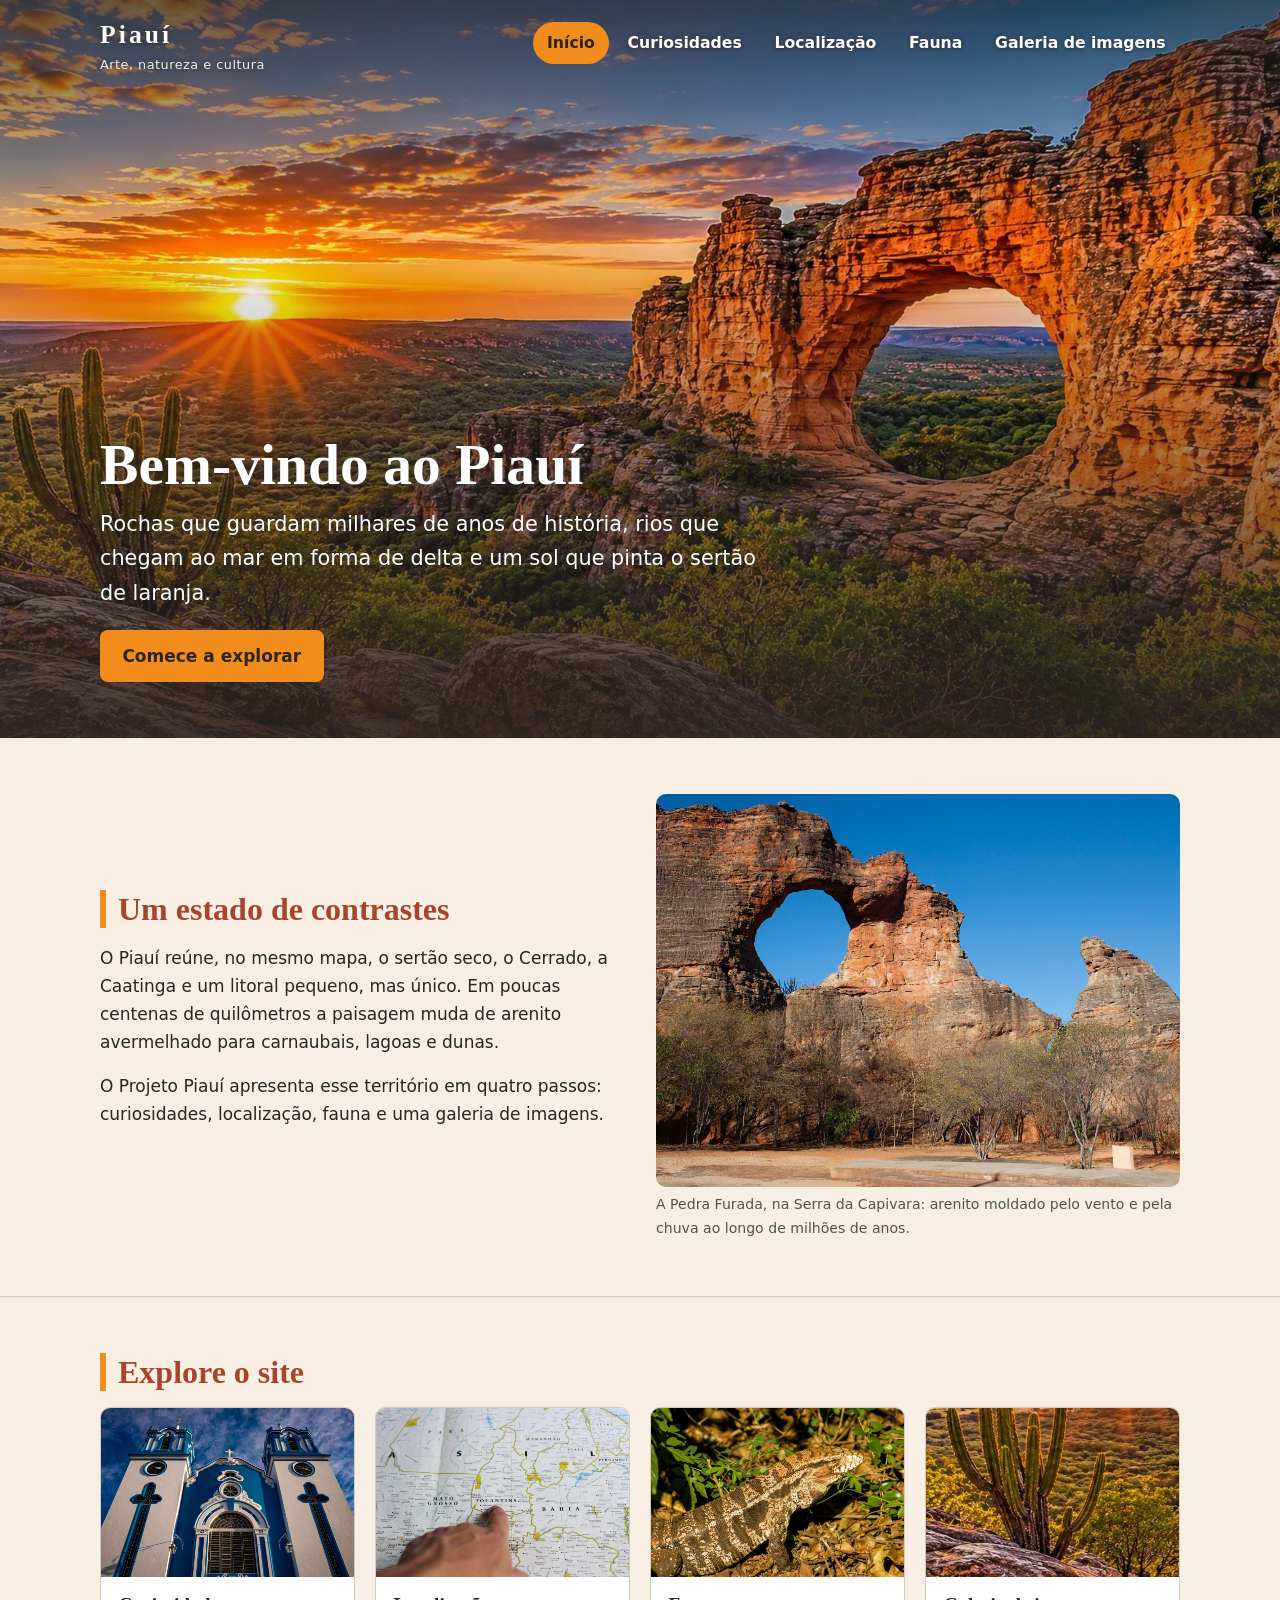
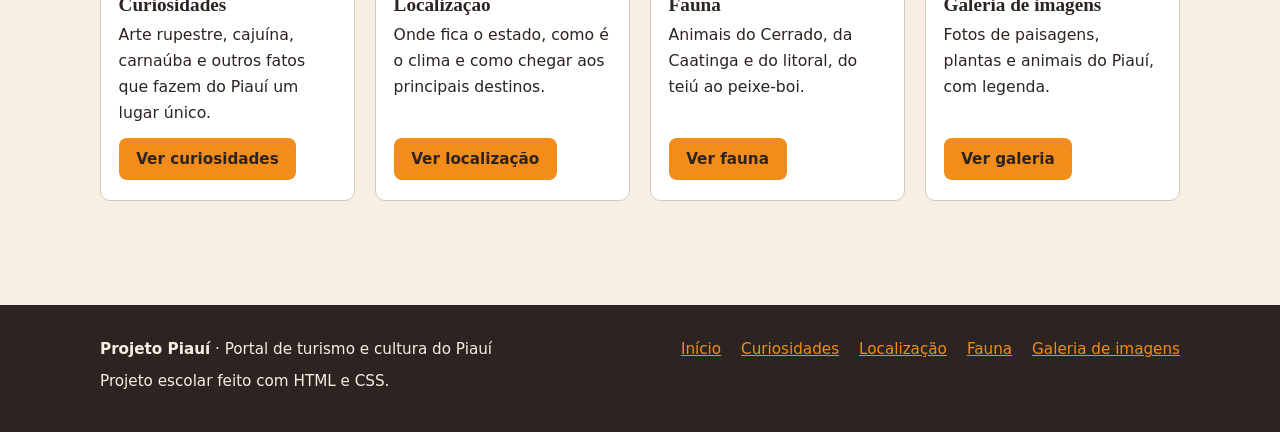
<file: index.html>
<!DOCTYPE html>
<html lang="pt-BR">
<head>
  <meta charset="utf-8">
  <meta name="viewport" content="width=device-width, initial-scale=1">
  <title>Projeto Piauí</title>
  <meta name="description" content="Projeto Piauí: a natureza, a arte rupestre e a cultura do Piauí.">
  <link rel="stylesheet" href="css/style.css">
</head>
<body>

  <header class="cabecalho">
    <div class="container">
      <a class="logo" href="index.html">Piauí<small>Arte, natureza e cultura</small></a>
      <nav aria-label="Menu principal">
      <ul class="menu">
        <li><a href="index.html" aria-current="page">Início</a></li>
        <li><a href="curiosidades.html">Curiosidades</a></li>
        <li><a href="localizacao.html">Localização</a></li>
        <li><a href="fauna.html">Fauna</a></li>
        <li><a href="galeria.html">Galeria de imagens</a></li>
      </ul>
      </nav>
    </div>
  </header>


  <main>
    <section class="banner" aria-label="Apresentação">
      <img src="imagens/paisagens/paisagem-por-do-sol.jpg"
           alt="Pôr do sol sobre a caatinga piauiense, com um grande arco de arenito alaranjado à direita e um mandacaru à esquerda">
      <div class="banner-texto">
        <div class="container">
          <h1>Bem-vindo ao Piauí</h1>
          <p>Rochas que guardam milhares de anos de história, rios que chegam ao mar em forma de delta e um sol que pinta o sertão de laranja.</p>
          <a class="btn" href="curiosidades.html">Comece a explorar</a>
        </div>
      </div>
    </section>

    <section class="secao">
      <div class="container dividida">
        <div>
          <h2>Um estado de contrastes</h2>
          <p>O Piauí reúne, no mesmo mapa, o sertão seco, o Cerrado, a Caatinga e um litoral pequeno, mas único. Em poucas centenas de quilômetros a paisagem muda de arenito avermelhado para carnaubais, lagoas e dunas.</p>
          <p>O Projeto Piauí apresenta esse território em quatro passos: curiosidades, localização, fauna e uma galeria de imagens.</p>
        </div>
        <figure style="margin:0">
          <img src="imagens/paisagens/pedra-furada.jpg" alt="Pedra Furada, grande arco de arenito alaranjado, sob céu azul na Serra da Capivara">
          <figcaption class="legenda">A Pedra Furada, na Serra da Capivara: arenito moldado pelo vento e pela chuva ao longo de milhões de anos.</figcaption>
        </figure>
      </div>
    </section>

    <section class="secao">
      <div class="container">
        <h2>Explore o site</h2>
        <div class="grade">
          <article class="cartao">
            <img src="imagens/cultura/igreja-azul.jpg" alt="Fachada de igreja pintada de azul e branco, com duas torres e relógios, contra o céu azul">
            <div class="cartao-corpo">
              <h3>Curiosidades</h3>
              <p>Arte rupestre, cajuína, carnaúba e outros fatos que fazem do Piauí um lugar único.</p>
              <a class="btn" href="curiosidades.html">Ver curiosidades</a>
            </div>
          </article>
          <article class="cartao">
            <img src="imagens/mapas/mapa-da-regiao.jpg" alt="Mão apontando um mapa do Brasil com o Piauí, o Maranhão, o Tocantins e a Bahia">
            <div class="cartao-corpo">
              <h3>Localização</h3>
              <p>Onde fica o estado, como é o clima e como chegar aos principais destinos.</p>
              <a class="btn" href="localizacao.html">Ver localização</a>
            </div>
          </article>
          <article class="cartao">
            <img src="imagens/fauna/teiu.jpg" alt="Teiú, lagarto grande de escamas marrons e claras, entre folhas secas">
            <div class="cartao-corpo">
              <h3>Fauna</h3>
              <p>Animais do Cerrado, da Caatinga e do litoral, do teiú ao peixe-boi.</p>
              <a class="btn" href="fauna.html">Ver fauna</a>
            </div>
          </article>
          <article class="cartao">
            <img src="imagens/flora/mandacaru.jpg" alt="Mandacaru, cacto típico da caatinga, em contraluz">
            <div class="cartao-corpo">
              <h3>Galeria de imagens</h3>
              <p>Fotos de paisagens, plantas e animais do Piauí, com legenda.</p>
              <a class="btn" href="galeria.html">Ver galeria</a>
            </div>
          </article>
        </div>
      </div>
    </section>
  </main>


  <footer class="rodape">
    <div class="container">
      <div>
        <p><strong>Projeto Piauí</strong> · Portal de turismo e cultura do Piauí</p>
        <p>Projeto escolar feito com HTML e CSS.</p>
      </div>
      <ul aria-label="Páginas do site">
        <li><a href="index.html">Início</a></li>
        <li><a href="curiosidades.html">Curiosidades</a></li>
        <li><a href="localizacao.html">Localização</a></li>
        <li><a href="fauna.html">Fauna</a></li>
        <li><a href="galeria.html">Galeria de imagens</a></li>
      </ul>
    </div>
  </footer>

</body>
</html>
</file>
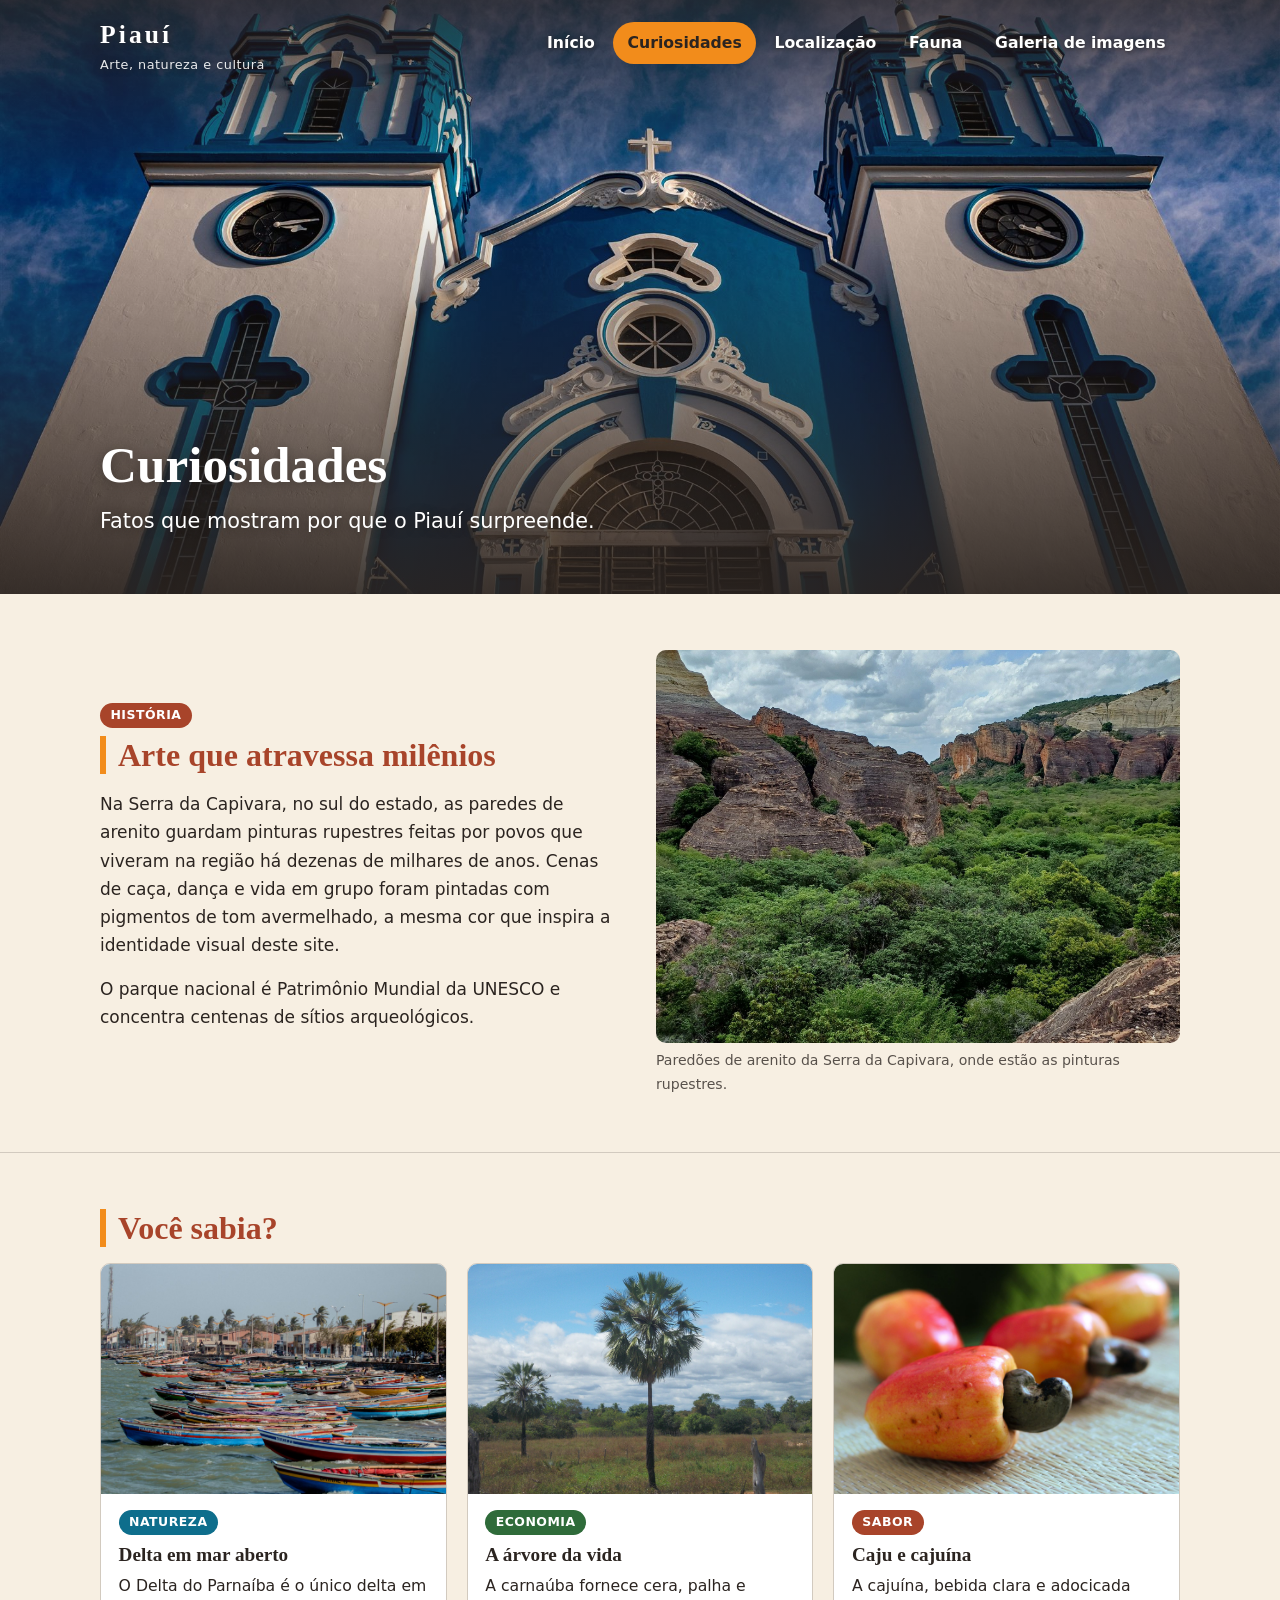
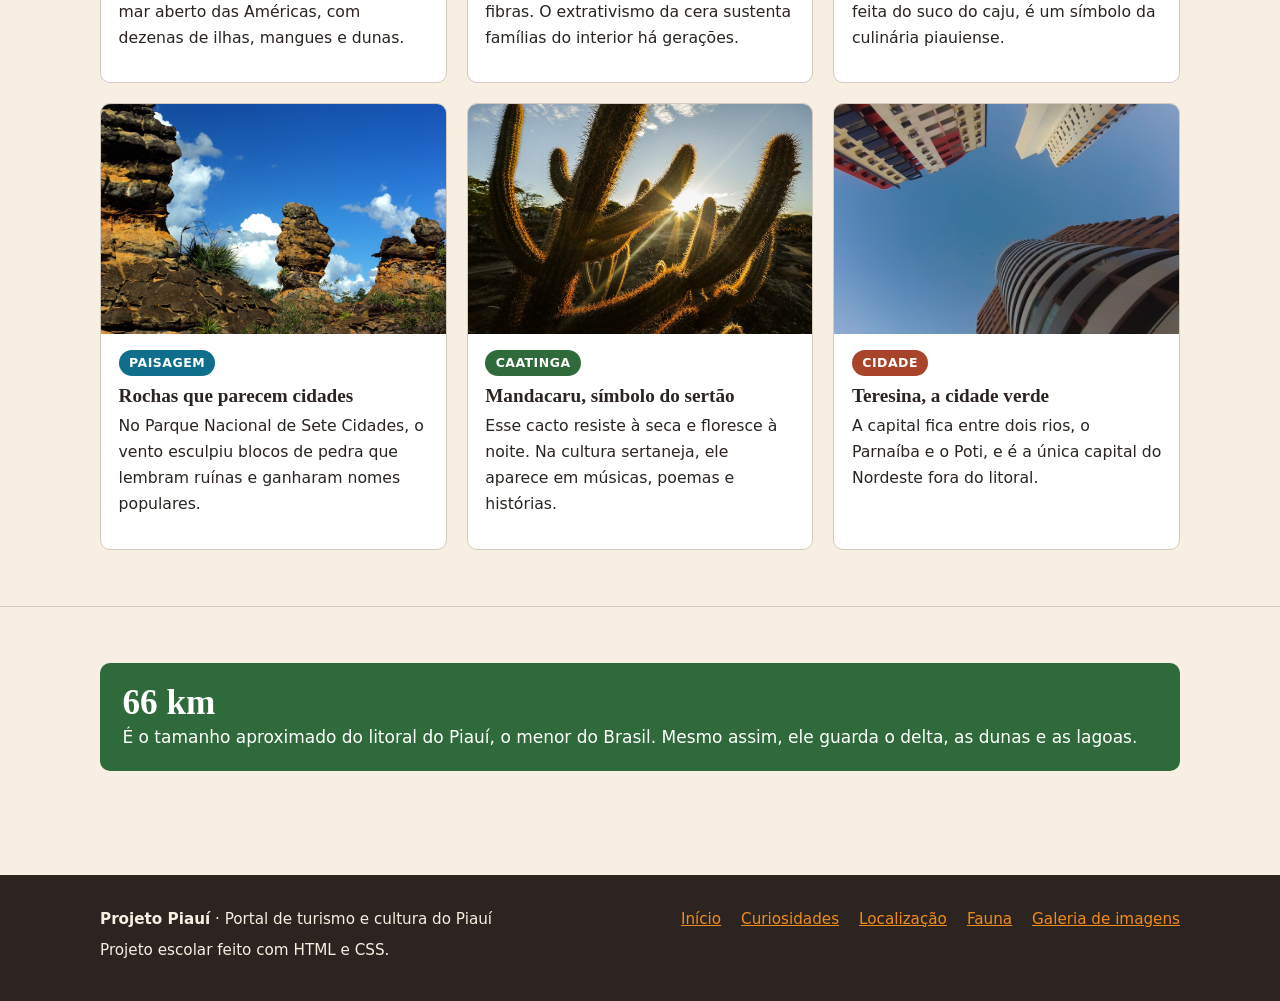
<file: curiosidades.html>
<!DOCTYPE html>
<html lang="pt-BR">
<head>
  <meta charset="utf-8">
  <meta name="viewport" content="width=device-width, initial-scale=1">
  <title>Curiosidades · Projeto Piauí</title>
  <meta name="description" content="Curiosidades sobre arte rupestre, delta, carnaúba, caju e cultura sertaneja do Piauí.">
  <link rel="stylesheet" href="css/style.css">
</head>
<body>

  <header class="cabecalho">
    <div class="container">
      <a class="logo" href="index.html">Piauí<small>Arte, natureza e cultura</small></a>
      <nav aria-label="Menu principal">
      <ul class="menu">
        <li><a href="index.html">Início</a></li>
        <li><a href="curiosidades.html" aria-current="page">Curiosidades</a></li>
        <li><a href="localizacao.html">Localização</a></li>
        <li><a href="fauna.html">Fauna</a></li>
        <li><a href="galeria.html">Galeria de imagens</a></li>
      </ul>
      </nav>
    </div>
  </header>


  <main>
    <section class="banner interno" aria-label="Apresentação">
      <img src="imagens/cultura/igreja-azul.jpg" style="object-position: center 30%"
           alt="Fachada de igreja pintada de azul e branco, com duas torres e relógios, vista de baixo contra o céu azul">
      <div class="banner-texto">
        <div class="container">
          <h1>Curiosidades</h1>
          <p>Fatos que mostram por que o Piauí surpreende.</p>
        </div>
      </div>
    </section>

    <section class="secao">
      <div class="container dividida">
        <div>
          <span class="etiqueta terra">História</span>
          <h2>Arte que atravessa milênios</h2>
          <p>Na Serra da Capivara, no sul do estado, as paredes de arenito guardam pinturas rupestres feitas por povos que viveram na região há dezenas de milhares de anos. Cenas de caça, dança e vida em grupo foram pintadas com pigmentos de tom avermelhado, a mesma cor que inspira a identidade visual deste site.</p>
          <p>O parque nacional é Patrimônio Mundial da UNESCO e concentra centenas de sítios arqueológicos.</p>
        </div>
        <figure style="margin:0">
          <img src="imagens/paisagens/serra-da-capivara.jpg" alt="Vale coberto de mata verde entre paredões de arenito na Serra da Capivara">
          <figcaption class="legenda">Paredões de arenito da Serra da Capivara, onde estão as pinturas rupestres.</figcaption>
        </figure>
      </div>
    </section>

    <section class="secao">
      <div class="container">
        <h2>Você sabia?</h2>
        <div class="grade larga">
          <article class="cartao">
            <img src="imagens/cidades/porto-de-parnaiba.jpg" alt="Barcos de pesca coloridos ancorados no porto de Parnaíba, a cidade que dá acesso ao delta">
            <div class="cartao-corpo">
              <span class="etiqueta azul">Natureza</span>
              <h3>Delta em mar aberto</h3>
              <p>O Delta do Parnaíba é o único delta em mar aberto das Américas, com dezenas de ilhas, mangues e dunas.</p>
            </div>
          </article>
          <article class="cartao">
            <img src="imagens/flora/carnaubas.jpg" alt="Carnaúbas de tronco fino e folhas em leque na caatinga, sob céu azul com nuvens">
            <div class="cartao-corpo">
              <span class="etiqueta">Economia</span>
              <h3>A árvore da vida</h3>
              <p>A carnaúba fornece cera, palha e fibras. O extrativismo da cera sustenta famílias do interior há gerações.</p>
            </div>
          </article>
          <article class="cartao">
            <img src="imagens/flora/caju.jpg" alt="Cajus maduros, vermelhos e amarelos, com a castanha, sobre uma esteira de palha">
            <div class="cartao-corpo">
              <span class="etiqueta terra">Sabor</span>
              <h3>Caju e cajuína</h3>
              <p>A cajuína, bebida clara e adocicada feita do suco do caju, é um símbolo da culinária piauiense.</p>
            </div>
          </article>
          <article class="cartao">
            <img src="imagens/paisagens/sete-cidades.jpg" alt="Formações de arenito esculpidas pelo vento no Parque Nacional de Sete Cidades, sob céu azul">
            <div class="cartao-corpo">
              <span class="etiqueta azul">Paisagem</span>
              <h3>Rochas que parecem cidades</h3>
              <p>No Parque Nacional de Sete Cidades, o vento esculpiu blocos de pedra que lembram ruínas e ganharam nomes populares.</p>
            </div>
          </article>
          <article class="cartao">
            <img src="imagens/flora/cacto-da-caatinga.jpg" alt="Cacto da caatinga em contraluz, com o sol atravessando os espinhos">
            <div class="cartao-corpo">
              <span class="etiqueta">Caatinga</span>
              <h3>Mandacaru, símbolo do sertão</h3>
              <p>Esse cacto resiste à seca e floresce à noite. Na cultura sertaneja, ele aparece em músicas, poemas e histórias.</p>
            </div>
          </article>
          <article class="cartao">
            <img src="imagens/cidades/teresina.jpg" alt="Prédios altos de Teresina vistos de baixo contra o céu azul">
            <div class="cartao-corpo">
              <span class="etiqueta terra">Cidade</span>
              <h3>Teresina, a cidade verde</h3>
              <p>A capital fica entre dois rios, o Parnaíba e o Poti, e é a única capital do Nordeste fora do litoral.</p>
            </div>
          </article>
        </div>
      </div>
    </section>

    <section class="secao">
      <div class="container">
        <div class="destaque-numero">
          <strong>66 km</strong>
          É o tamanho aproximado do litoral do Piauí, o menor do Brasil. Mesmo assim, ele guarda o delta, as dunas e as lagoas.
        </div>
      </div>
    </section>
  </main>


  <footer class="rodape">
    <div class="container">
      <div>
        <p><strong>Projeto Piauí</strong> · Portal de turismo e cultura do Piauí</p>
        <p>Projeto escolar feito com HTML e CSS.</p>
      </div>
      <ul aria-label="Páginas do site">
        <li><a href="index.html">Início</a></li>
        <li><a href="curiosidades.html">Curiosidades</a></li>
        <li><a href="localizacao.html">Localização</a></li>
        <li><a href="fauna.html">Fauna</a></li>
        <li><a href="galeria.html">Galeria de imagens</a></li>
      </ul>
    </div>
  </footer>

</body>
</html>
</file>
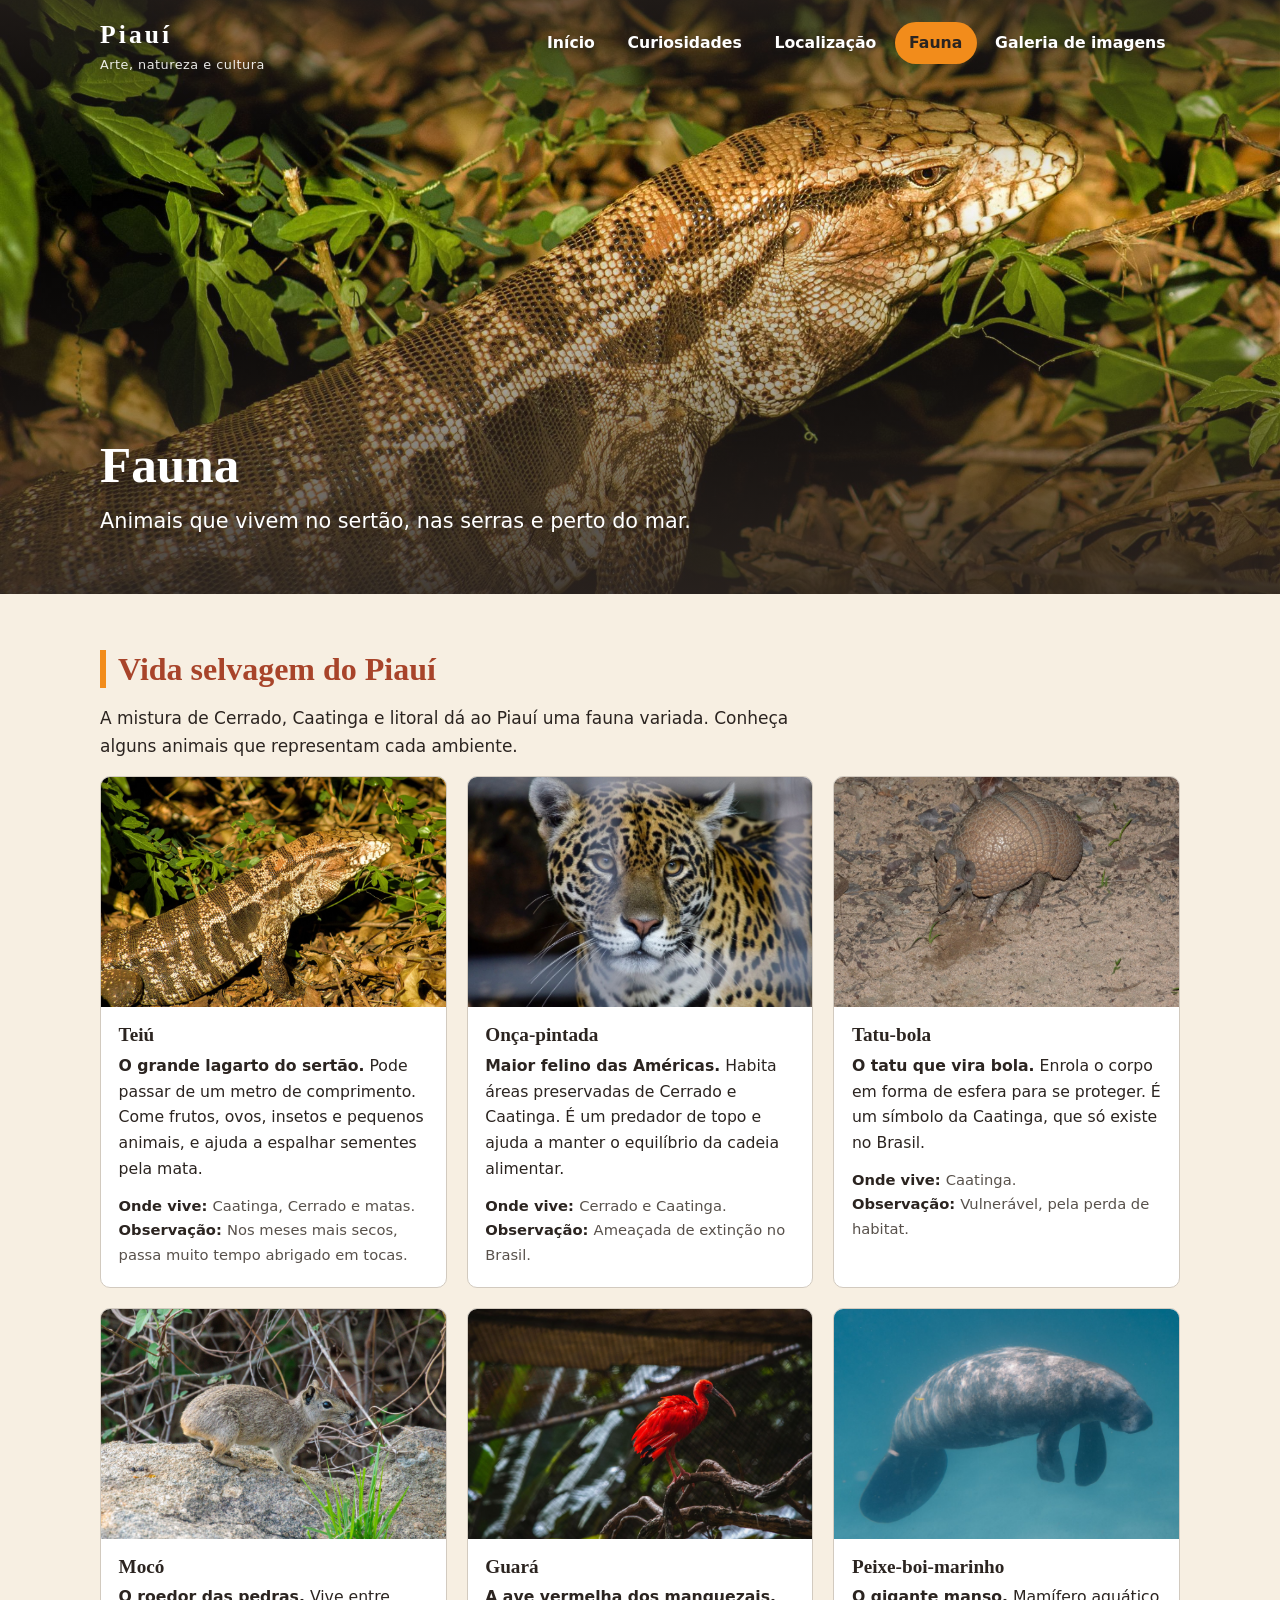
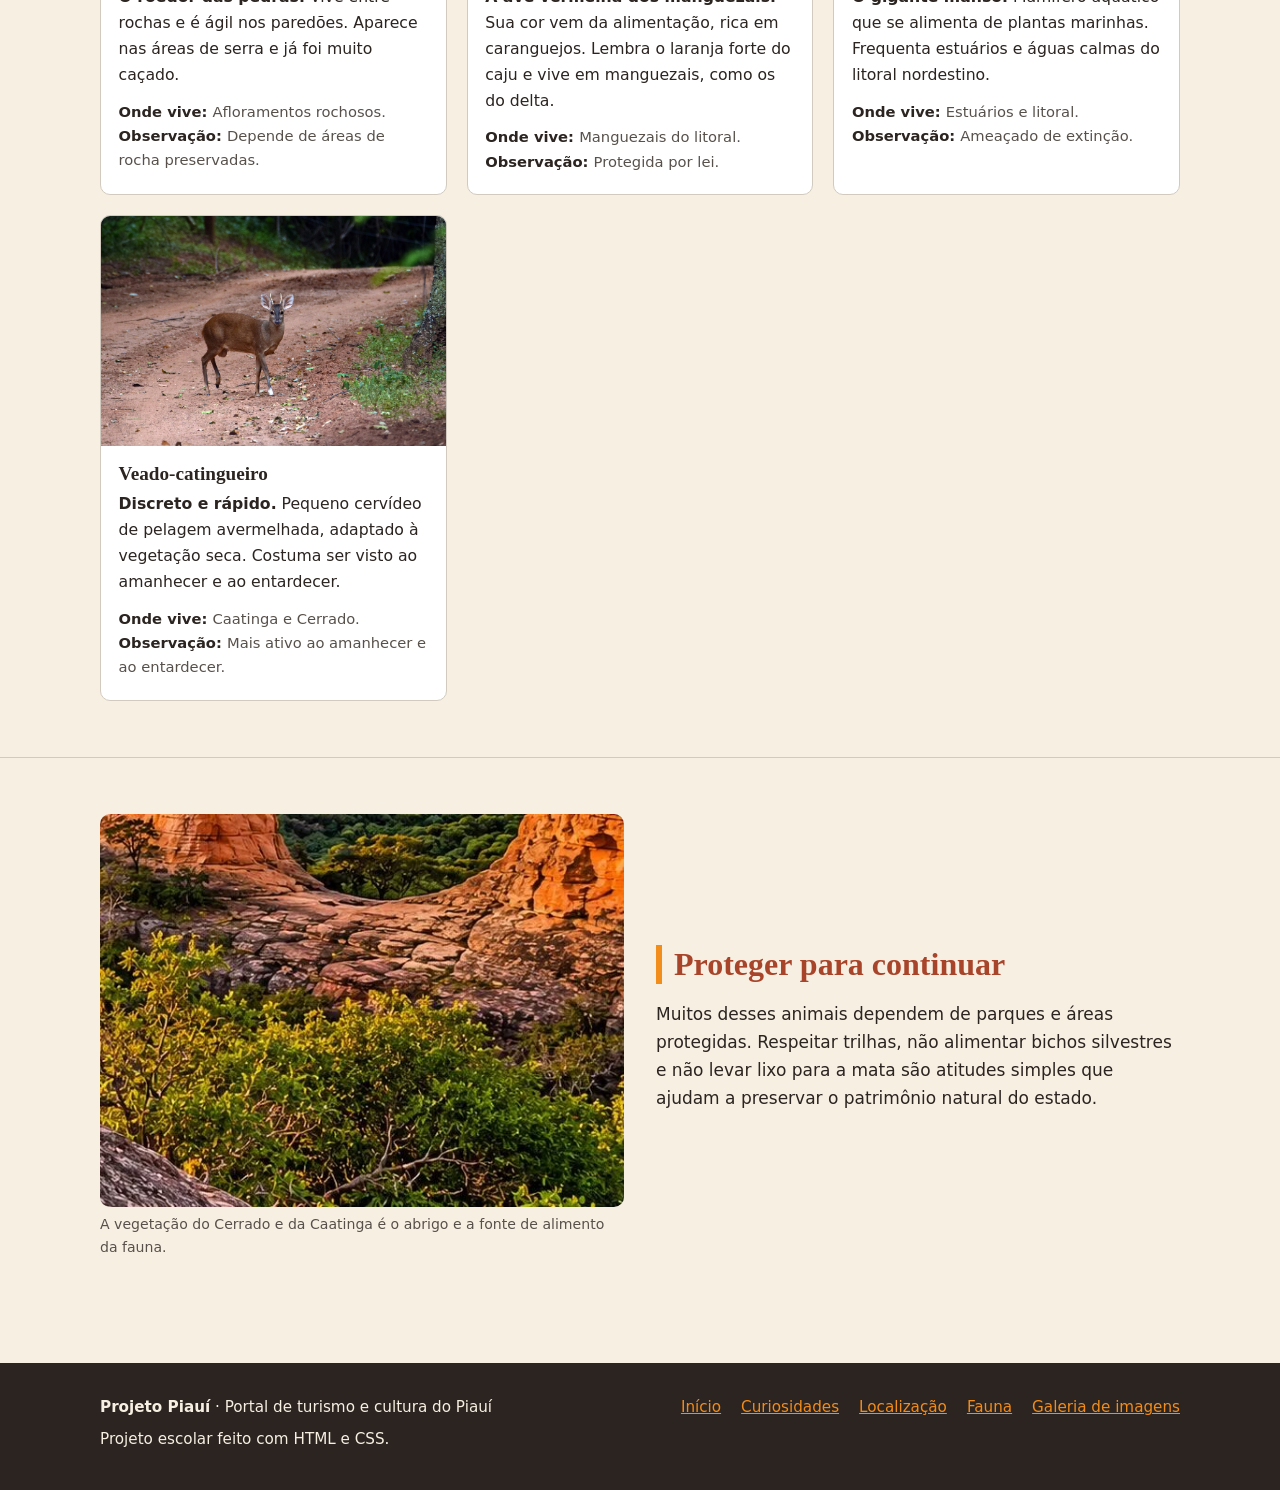
<file: fauna.html>
<!DOCTYPE html>
<html lang="pt-BR">
<head>
  <meta charset="utf-8">
  <meta name="viewport" content="width=device-width, initial-scale=1">
  <title>Fauna · Projeto Piauí</title>
  <meta name="description" content="Animais do Cerrado, da Caatinga e do litoral do Piauí.">
  <link rel="stylesheet" href="css/style.css">
</head>
<body>

  <header class="cabecalho">
    <div class="container">
      <a class="logo" href="index.html">Piauí<small>Arte, natureza e cultura</small></a>
      <nav aria-label="Menu principal">
      <ul class="menu">
        <li><a href="index.html">Início</a></li>
        <li><a href="curiosidades.html">Curiosidades</a></li>
        <li><a href="localizacao.html">Localização</a></li>
        <li><a href="fauna.html" aria-current="page">Fauna</a></li>
        <li><a href="galeria.html">Galeria de imagens</a></li>
      </ul>
      </nav>
    </div>
  </header>


  <main>
    <section class="banner interno" aria-label="Apresentação">
      <img src="imagens/fauna/teiu.jpg" style="object-position: 70% 35%"
           alt="Teiú, lagarto grande de escamas marrons e claras, caminhando entre folhas secas e plantas">
      <div class="banner-texto">
        <div class="container">
          <h1>Fauna</h1>
          <p>Animais que vivem no sertão, nas serras e perto do mar.</p>
        </div>
      </div>
    </section>

    <section class="secao">
      <div class="container">
        <h2>Vida selvagem do Piauí</h2>
        <p>A mistura de Cerrado, Caatinga e litoral dá ao Piauí uma fauna variada. Conheça alguns animais que representam cada ambiente.</p>
        <div class="grade larga">
          <article class="cartao animal">
            <img src="imagens/fauna/teiu.jpg" alt="Teiú, lagarto grande de escamas marrons e claras, entre folhas secas">
            <div class="cartao-corpo">
              <h3>Teiú</h3>
              <p><strong>O grande lagarto do sertão.</strong> Pode passar de um metro de comprimento. Come frutos, ovos, insetos e pequenos animais, e ajuda a espalhar sementes pela mata.</p>
              <dl>
                <dt>Onde vive: </dt><dd>Caatinga, Cerrado e matas.</dd><br>
                <dt>Observação: </dt><dd>Nos meses mais secos, passa muito tempo abrigado em tocas.</dd>
              </dl>
            </div>
          </article>
          <article class="cartao animal">
            <img src="imagens/fauna/onca-pintada.jpg" alt="Rosto de uma onça-pintada em close, com pelagem amarela de manchas pretas e olhos claros">
            <div class="cartao-corpo">
              <h3>Onça-pintada</h3>
              <p><strong>Maior felino das Américas.</strong> Habita áreas preservadas de Cerrado e Caatinga. É um predador de topo e ajuda a manter o equilíbrio da cadeia alimentar.</p>
              <dl>
                <dt>Onde vive: </dt><dd>Cerrado e Caatinga.</dd><br>
                <dt>Observação: </dt><dd>Ameaçada de extinção no Brasil.</dd>
              </dl>
            </div>
          </article>
          <article class="cartao animal">
            <img src="imagens/fauna/tatu-bola.jpg" alt="Tatu-bola com a carapaça de placas marrons, andando sobre chão de areia">
            <div class="cartao-corpo">
              <h3>Tatu-bola</h3>
              <p><strong>O tatu que vira bola.</strong> Enrola o corpo em forma de esfera para se proteger. É um símbolo da Caatinga, que só existe no Brasil.</p>
              <dl>
                <dt>Onde vive: </dt><dd>Caatinga.</dd><br>
                <dt>Observação: </dt><dd>Vulnerável, pela perda de habitat.</dd>
              </dl>
            </div>
          </article>
          <article class="cartao animal">
            <img src="imagens/fauna/moco.jpg" alt="Mocó, roedor de pelo acinzentado, em cima de uma rocha">
            <div class="cartao-corpo">
              <h3>Mocó</h3>
              <p><strong>O roedor das pedras.</strong> Vive entre rochas e é ágil nos paredões. Aparece nas áreas de serra e já foi muito caçado.</p>
              <dl>
                <dt>Onde vive: </dt><dd>Afloramentos rochosos.</dd><br>
                <dt>Observação: </dt><dd>Depende de áreas de rocha preservadas.</dd>
              </dl>
            </div>
          </article>
          <article class="cartao animal">
            <img src="imagens/fauna/guara.jpg" alt="Guará de penas vermelhas e bico longo e curvo, pousado em um galho">
            <div class="cartao-corpo">
              <h3>Guará</h3>
              <p><strong>A ave vermelha dos manguezais.</strong> Sua cor vem da alimentação, rica em caranguejos. Lembra o laranja forte do caju e vive em manguezais, como os do delta.</p>
              <dl>
                <dt>Onde vive: </dt><dd>Manguezais do litoral.</dd><br>
                <dt>Observação: </dt><dd>Protegida por lei.</dd>
              </dl>
            </div>
          </article>
          <article class="cartao animal">
            <img src="imagens/fauna/peixe-boi-marinho.jpg" alt="Peixe-boi-marinho nadando debaixo d'água azul e clara">
            <div class="cartao-corpo">
              <h3>Peixe-boi-marinho</h3>
              <p><strong>O gigante manso.</strong> Mamífero aquático que se alimenta de plantas marinhas. Frequenta estuários e águas calmas do litoral nordestino.</p>
              <dl>
                <dt>Onde vive: </dt><dd>Estuários e litoral.</dd><br>
                <dt>Observação: </dt><dd>Ameaçado de extinção.</dd>
              </dl>
            </div>
          </article>
          <article class="cartao animal">
            <img src="imagens/fauna/veado-catingueiro.jpg" alt="Veado-catingueiro de pelagem marrom-avermelhada parado em uma estrada de terra">
            <div class="cartao-corpo">
              <h3>Veado-catingueiro</h3>
              <p><strong>Discreto e rápido.</strong> Pequeno cervídeo de pelagem avermelhada, adaptado à vegetação seca. Costuma ser visto ao amanhecer e ao entardecer.</p>
              <dl>
                <dt>Onde vive: </dt><dd>Caatinga e Cerrado.</dd><br>
                <dt>Observação: </dt><dd>Mais ativo ao amanhecer e ao entardecer.</dd>
              </dl>
            </div>
          </article>
        </div>
      </div>
    </section>

    <section class="secao">
      <div class="container dividida">
        <figure style="margin:0">
          <img src="imagens/flora/vegetacao-de-cerrado.jpg" alt="Vegetação verde e densa de cerrado entre rochas">
          <figcaption class="legenda">A vegetação do Cerrado e da Caatinga é o abrigo e a fonte de alimento da fauna.</figcaption>
        </figure>
        <div>
          <h2>Proteger para continuar</h2>
          <p>Muitos desses animais dependem de parques e áreas protegidas. Respeitar trilhas, não alimentar bichos silvestres e não levar lixo para a mata são atitudes simples que ajudam a preservar o patrimônio natural do estado.</p>
        </div>
      </div>
    </section>
  </main>


  <footer class="rodape">
    <div class="container">
      <div>
        <p><strong>Projeto Piauí</strong> · Portal de turismo e cultura do Piauí</p>
        <p>Projeto escolar feito com HTML e CSS.</p>
      </div>
      <ul aria-label="Páginas do site">
        <li><a href="index.html">Início</a></li>
        <li><a href="curiosidades.html">Curiosidades</a></li>
        <li><a href="localizacao.html">Localização</a></li>
        <li><a href="fauna.html">Fauna</a></li>
        <li><a href="galeria.html">Galeria de imagens</a></li>
      </ul>
    </div>
  </footer>

</body>
</html>
</file>
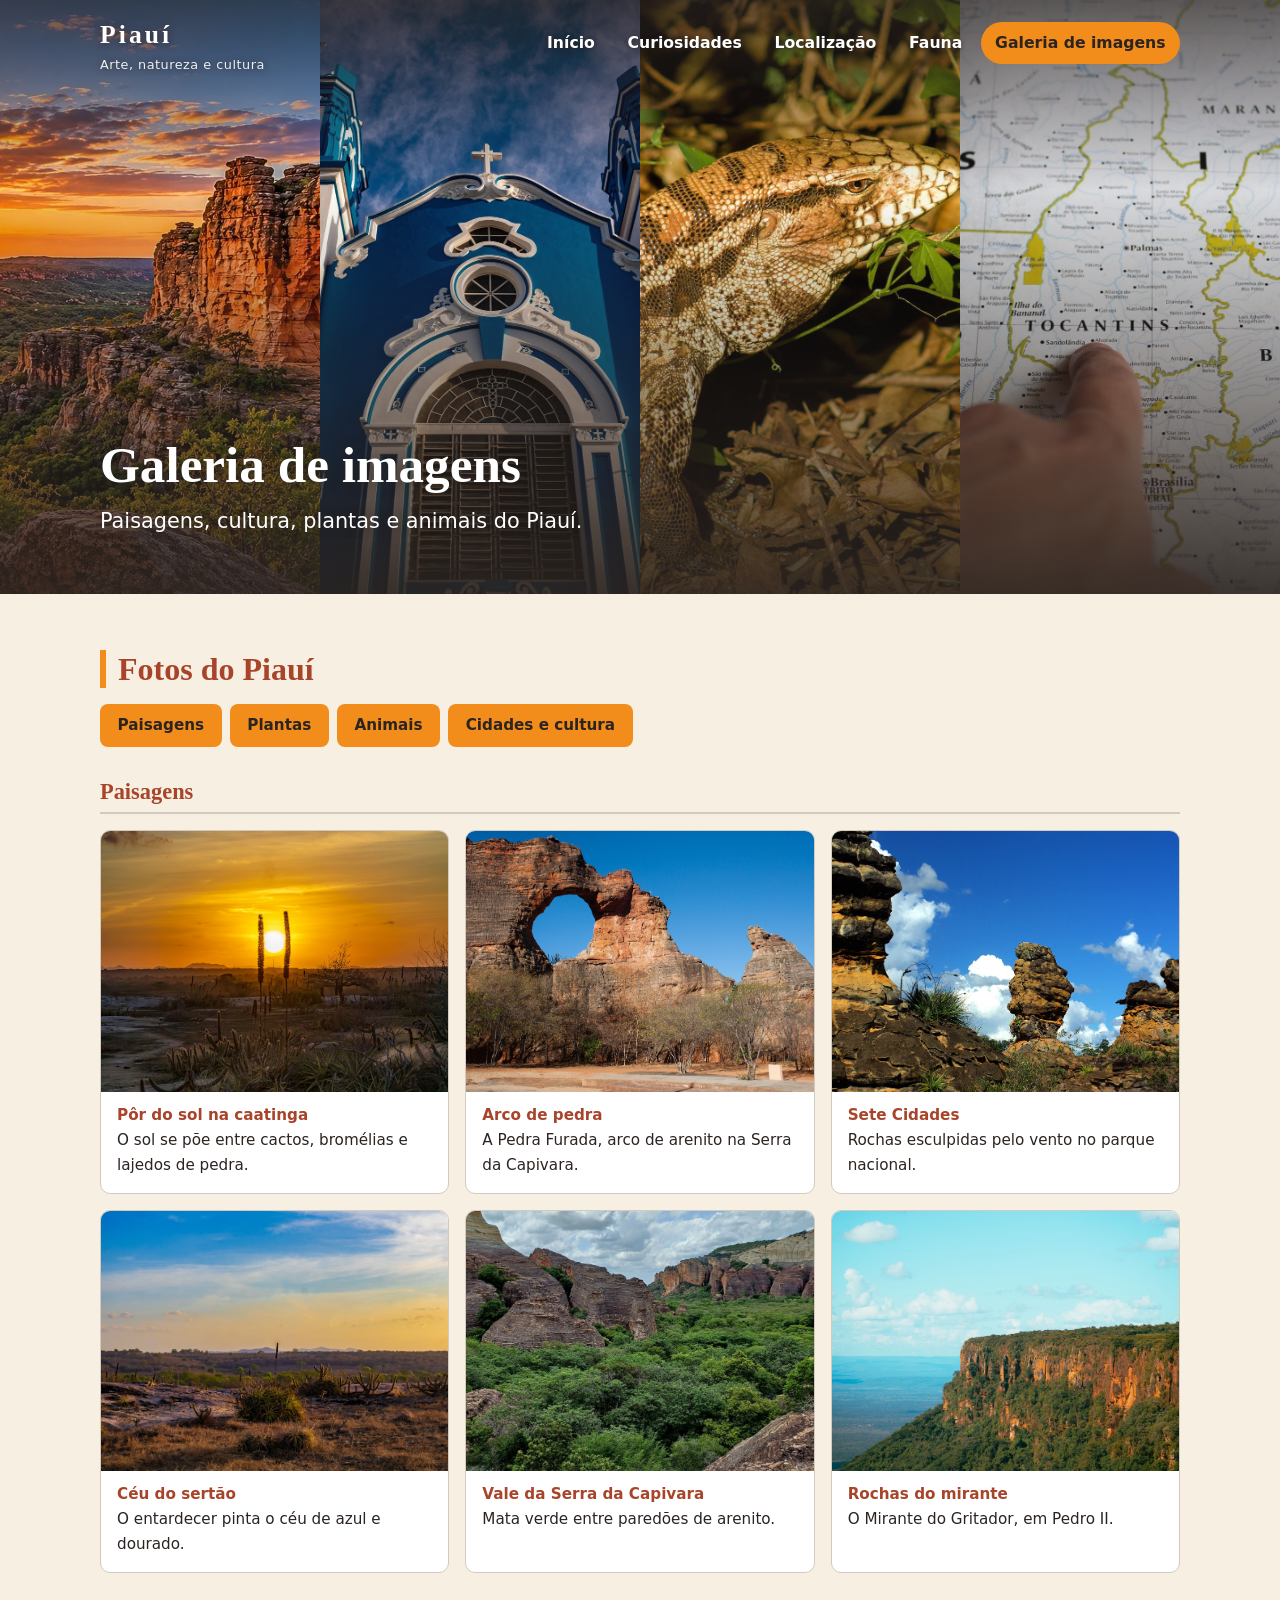
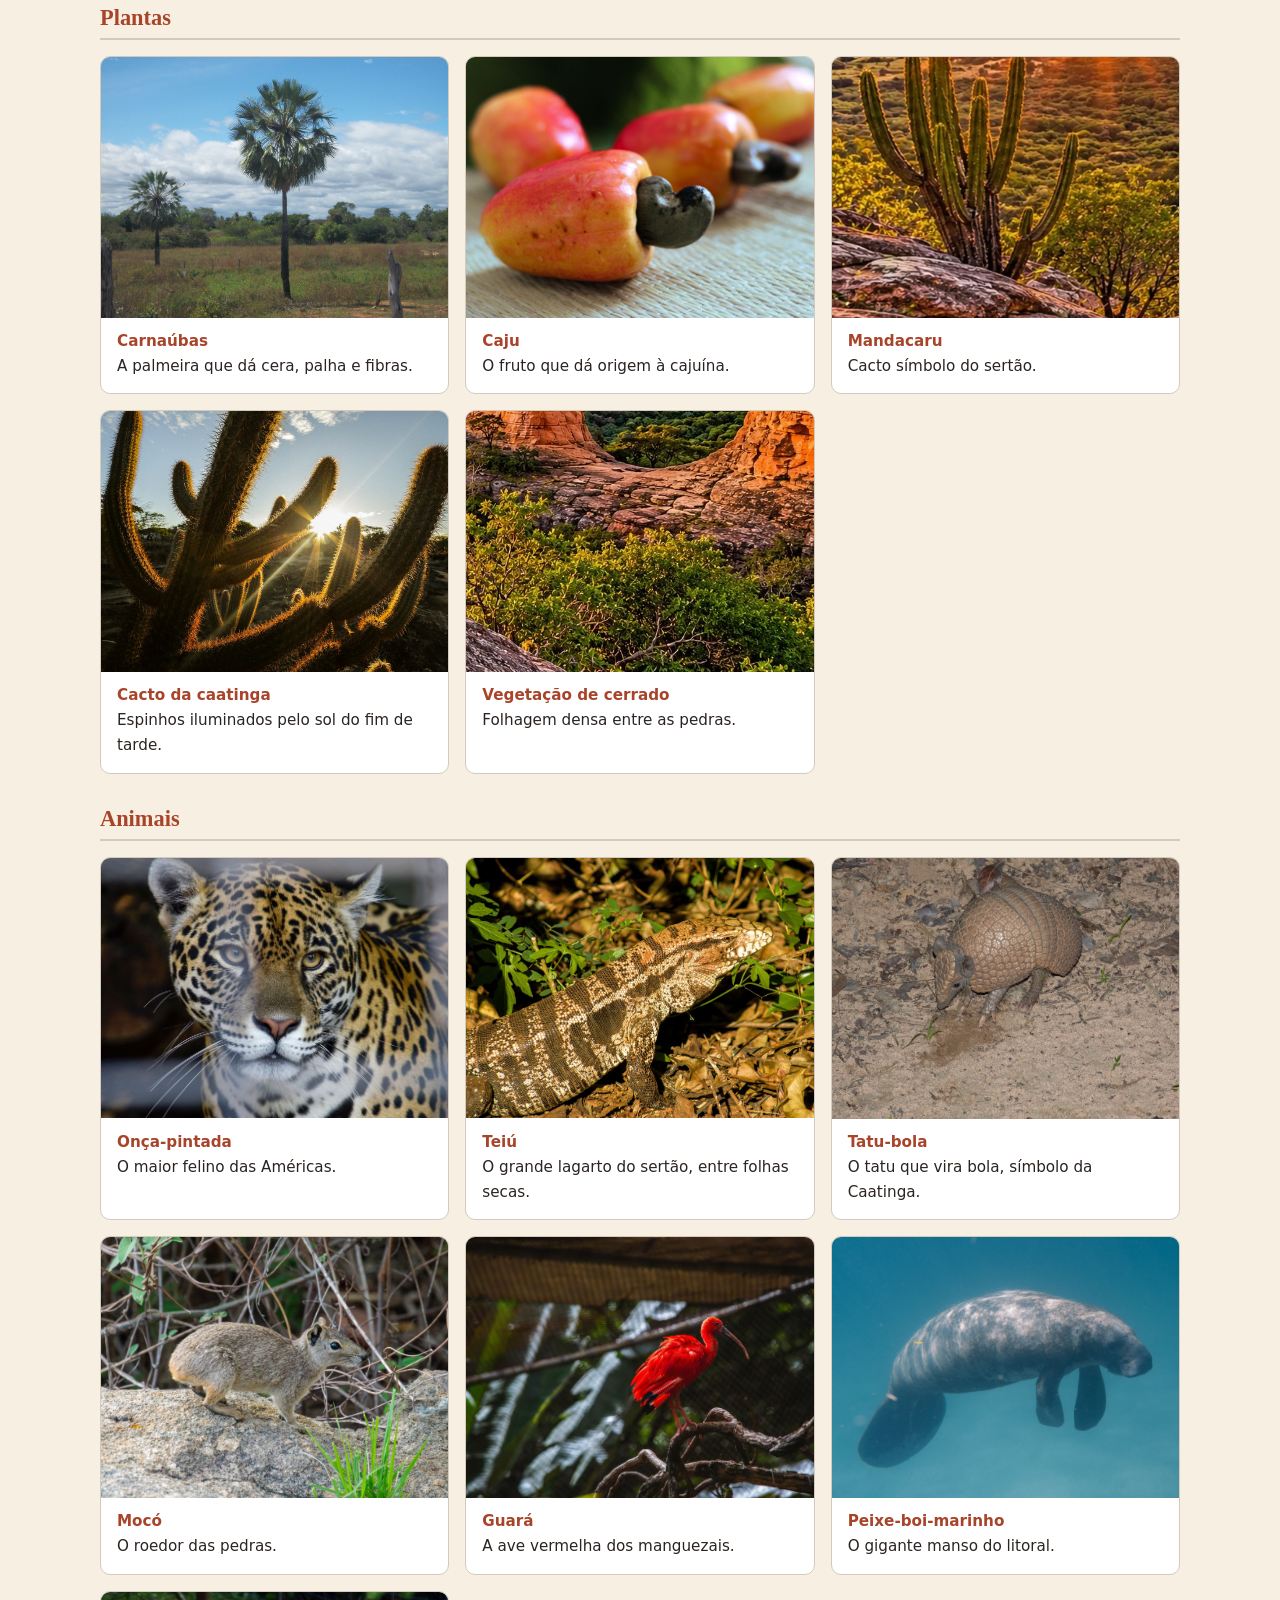
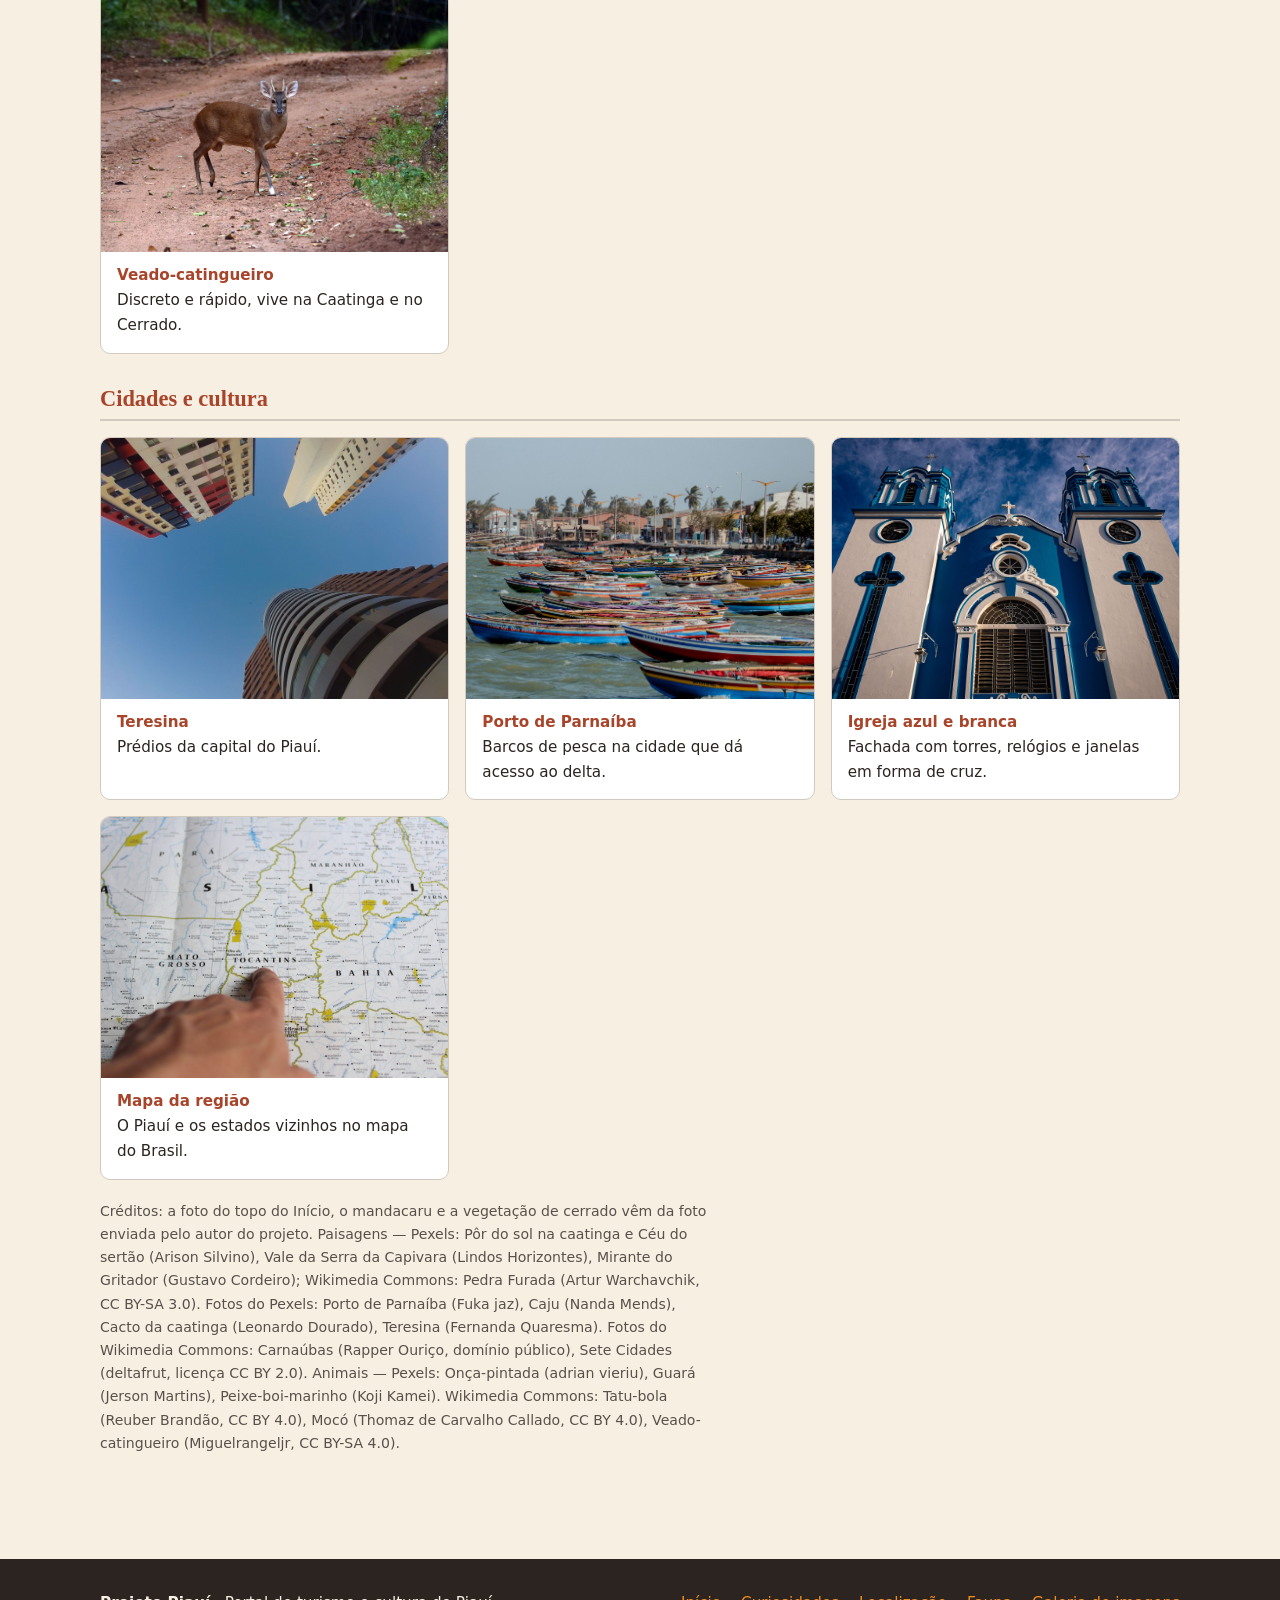
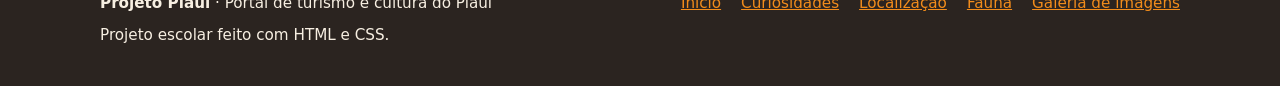
<file: galeria.html>
<!DOCTYPE html>
<html lang="pt-BR">
<head>
  <meta charset="utf-8">
  <meta name="viewport" content="width=device-width, initial-scale=1">
  <title>Galeria de imagens · Projeto Piauí</title>
  <meta name="description" content="Galeria de fotos de paisagens, plantas e animais do Piauí.">
  <link rel="stylesheet" href="css/style.css">
</head>
<body>

  <header class="cabecalho">
    <div class="container">
      <a class="logo" href="index.html">Piauí<small>Arte, natureza e cultura</small></a>
      <nav aria-label="Menu principal">
      <ul class="menu">
        <li><a href="index.html">Início</a></li>
        <li><a href="curiosidades.html">Curiosidades</a></li>
        <li><a href="localizacao.html">Localização</a></li>
        <li><a href="fauna.html">Fauna</a></li>
        <li><a href="galeria.html" aria-current="page">Galeria de imagens</a></li>
      </ul>
      </nav>
    </div>
  </header>


  <main>
    <section class="banner interno" aria-label="Apresentação">
      <div class="mosaico" aria-hidden="true">
        <img src="imagens/paisagens/paisagem-por-do-sol.jpg" alt="">
        <img src="imagens/cultura/igreja-azul.jpg" alt="">
        <img src="imagens/fauna/teiu.jpg" alt="" style="object-position: 75% center">
        <img src="imagens/mapas/mapa-da-regiao.jpg" alt="">
      </div>
      <div class="banner-texto">
        <div class="container">
          <h1>Galeria de imagens</h1>
          <p>Paisagens, cultura, plantas e animais do Piauí.</p>
        </div>
      </div>
    </section>

    <section class="secao">
      <div class="container">
        <h2>Fotos do Piauí</h2>
        <ul class="atalhos" aria-label="Grupos de fotos">
          <li><a class="btn" href="#paisagens">Paisagens</a></li>
          <li><a class="btn" href="#plantas">Plantas</a></li>
          <li><a class="btn" href="#animais">Animais</a></li>
          <li><a class="btn" href="#cidades-e-cultura">Cidades e cultura</a></li>
        </ul>

        <h3 class="grupo-galeria" id="paisagens">Paisagens</h3>
        <div class="galeria">
        <figure>
          <div class="moldura"><img src="imagens/paisagens/por-do-sol-na-caatinga.jpg" alt="Sol alaranjado se pondo atrás de cactos e bromélias na caatinga"></div>
          <figcaption><strong>Pôr do sol na caatinga</strong>O sol se põe entre cactos, bromélias e lajedos de pedra.</figcaption>
        </figure>
        <figure>
          <div class="moldura"><img src="imagens/paisagens/pedra-furada.jpg" alt="Pedra Furada, grande arco de arenito alaranjado, sob céu azul na Serra da Capivara"></div>
          <figcaption><strong>Arco de pedra</strong>A Pedra Furada, arco de arenito na Serra da Capivara.</figcaption>
        </figure>
        <figure>
          <div class="moldura"><img src="imagens/paisagens/sete-cidades.jpg" alt="Formações de arenito esculpidas pelo vento no Parque Nacional de Sete Cidades"></div>
          <figcaption><strong>Sete Cidades</strong>Rochas esculpidas pelo vento no parque nacional.</figcaption>
        </figure>
        <figure>
          <div class="moldura"><img src="imagens/paisagens/ceu-do-sertao.jpg" alt="Céu azul e dourado de fim de tarde sobre a caatinga, com cactos e serras ao fundo"></div>
          <figcaption><strong>Céu do sertão</strong>O entardecer pinta o céu de azul e dourado.</figcaption>
        </figure>
        <figure>
          <div class="moldura"><img src="imagens/paisagens/serra-da-capivara.jpg" alt="Vale coberto de mata verde entre paredões de arenito na Serra da Capivara"></div>
          <figcaption><strong>Vale da Serra da Capivara</strong>Mata verde entre paredões de arenito.</figcaption>
        </figure>
        <figure>
          <div class="moldura"><img src="imagens/paisagens/mirante-do-gritador.jpg" alt="Paredão de rocha coberto de mata no Mirante do Gritador, em Pedro II, com a planície ao fundo"></div>
          <figcaption><strong>Rochas do mirante</strong>O Mirante do Gritador, em Pedro II.</figcaption>
        </figure>
        </div>

        <h3 class="grupo-galeria" id="plantas">Plantas</h3>
        <div class="galeria">
        <figure>
          <div class="moldura"><img src="imagens/flora/carnaubas.jpg" alt="Carnaúbas com folhas em leque na caatinga"></div>
          <figcaption><strong>Carnaúbas</strong>A palmeira que dá cera, palha e fibras.</figcaption>
        </figure>
        <figure>
          <div class="moldura"><img src="imagens/flora/caju.jpg" alt="Cajus maduros, vermelhos e amarelos, com a castanha, sobre uma esteira de palha"></div>
          <figcaption><strong>Caju</strong>O fruto que dá origem à cajuína.</figcaption>
        </figure>
        <figure>
          <div class="moldura"><img src="imagens/flora/mandacaru.jpg" alt="Mandacaru em contraluz ao entardecer"></div>
          <figcaption><strong>Mandacaru</strong>Cacto símbolo do sertão.</figcaption>
        </figure>
        <figure>
          <div class="moldura"><img src="imagens/flora/cacto-da-caatinga.jpg" alt="Cacto da caatinga em contraluz, com o sol atravessando os espinhos"></div>
          <figcaption><strong>Cacto da caatinga</strong>Espinhos iluminados pelo sol do fim de tarde.</figcaption>
        </figure>
        <figure>
          <div class="moldura"><img src="imagens/flora/vegetacao-de-cerrado.jpg" alt="Arbustos verdes de cerrado entre rochas"></div>
          <figcaption><strong>Vegetação de cerrado</strong>Folhagem densa entre as pedras.</figcaption>
        </figure>
        </div>

        <h3 class="grupo-galeria" id="animais">Animais</h3>
        <div class="galeria">
        <figure>
          <div class="moldura"><img src="imagens/fauna/onca-pintada.jpg" alt="Rosto de uma onça-pintada em close"></div>
          <figcaption><strong>Onça-pintada</strong>O maior felino das Américas.</figcaption>
        </figure>
        <figure>
          <div class="moldura"><img src="imagens/fauna/teiu.jpg" alt="Teiú, lagarto grande de escamas marrons e claras, entre folhas secas"></div>
          <figcaption><strong>Teiú</strong>O grande lagarto do sertão, entre folhas secas.</figcaption>
        </figure>
        <figure>
          <div class="moldura"><img src="imagens/fauna/tatu-bola.jpg" alt="Tatu-bola andando sobre chão de areia"></div>
          <figcaption><strong>Tatu-bola</strong>O tatu que vira bola, símbolo da Caatinga.</figcaption>
        </figure>
        <figure>
          <div class="moldura"><img src="imagens/fauna/moco.jpg" alt="Mocó em cima de uma rocha"></div>
          <figcaption><strong>Mocó</strong>O roedor das pedras.</figcaption>
        </figure>
        <figure>
          <div class="moldura"><img src="imagens/fauna/guara.jpg" alt="Guará vermelho pousado em um galho"></div>
          <figcaption><strong>Guará</strong>A ave vermelha dos manguezais.</figcaption>
        </figure>
        <figure>
          <div class="moldura"><img src="imagens/fauna/peixe-boi-marinho.jpg" alt="Peixe-boi-marinho nadando debaixo d'água"></div>
          <figcaption><strong>Peixe-boi-marinho</strong>O gigante manso do litoral.</figcaption>
        </figure>
        <figure>
          <div class="moldura"><img src="imagens/fauna/veado-catingueiro.jpg" alt="Veado-catingueiro em uma estrada de terra"></div>
          <figcaption><strong>Veado-catingueiro</strong>Discreto e rápido, vive na Caatinga e no Cerrado.</figcaption>
        </figure>
        </div>

        <h3 class="grupo-galeria" id="cidades-e-cultura">Cidades e cultura</h3>
        <div class="galeria">
        <figure>
          <div class="moldura"><img src="imagens/cidades/teresina.jpg" alt="Prédios altos de Teresina vistos de baixo contra o céu azul"></div>
          <figcaption><strong>Teresina</strong>Prédios da capital do Piauí.</figcaption>
        </figure>
        <figure>
          <div class="moldura"><img src="imagens/cidades/porto-de-parnaiba.jpg" alt="Barcos de pesca coloridos ancorados no porto de Parnaíba"></div>
          <figcaption><strong>Porto de Parnaíba</strong>Barcos de pesca na cidade que dá acesso ao delta.</figcaption>
        </figure>
        <figure>
          <div class="moldura"><img src="imagens/cultura/igreja-azul.jpg" alt="Fachada de igreja pintada de azul e branco, com duas torres e relógios, contra o céu azul"></div>
          <figcaption><strong>Igreja azul e branca</strong>Fachada com torres, relógios e janelas em forma de cruz.</figcaption>
        </figure>
        <figure>
          <div class="moldura"><img src="imagens/mapas/mapa-da-regiao.jpg" alt="Mão apontando um mapa do Brasil com o Piauí, o Maranhão, o Tocantins e a Bahia"></div>
          <figcaption><strong>Mapa da região</strong>O Piauí e os estados vizinhos no mapa do Brasil.</figcaption>
        </figure>
        </div>
        <p class="legenda" style="margin-top:1.25rem">Créditos: a foto do topo do Início, o mandacaru e a vegetação de cerrado vêm da foto enviada pelo autor do projeto. Paisagens — Pexels: Pôr do sol na caatinga e Céu do sertão (Arison Silvino), Vale da Serra da Capivara (Lindos Horizontes), Mirante do Gritador (Gustavo Cordeiro); Wikimedia Commons: Pedra Furada (Artur Warchavchik, CC BY-SA 3.0). Fotos do Pexels: Porto de Parnaíba (Fuka jaz), Caju (Nanda Mends), Cacto da caatinga (Leonardo Dourado), Teresina (Fernanda Quaresma). Fotos do Wikimedia Commons: Carnaúbas (Rapper Ouriço, domínio público), Sete Cidades (deltafrut, licença CC BY 2.0). Animais — Pexels: Onça-pintada (adrian vieriu), Guará (Jerson Martins), Peixe-boi-marinho (Koji Kamei). Wikimedia Commons: Tatu-bola (Reuber Brandão, CC BY 4.0), Mocó (Thomaz de Carvalho Callado, CC BY 4.0), Veado-catingueiro (Miguelrangeljr, CC BY-SA 4.0).</p>
      </div>
    </section>
  </main>


  <footer class="rodape">
    <div class="container">
      <div>
        <p><strong>Projeto Piauí</strong> · Portal de turismo e cultura do Piauí</p>
        <p>Projeto escolar feito com HTML e CSS.</p>
      </div>
      <ul aria-label="Páginas do site">
        <li><a href="index.html">Início</a></li>
        <li><a href="curiosidades.html">Curiosidades</a></li>
        <li><a href="localizacao.html">Localização</a></li>
        <li><a href="fauna.html">Fauna</a></li>
        <li><a href="galeria.html">Galeria de imagens</a></li>
      </ul>
    </div>
  </footer>

</body>
</html>
</file>
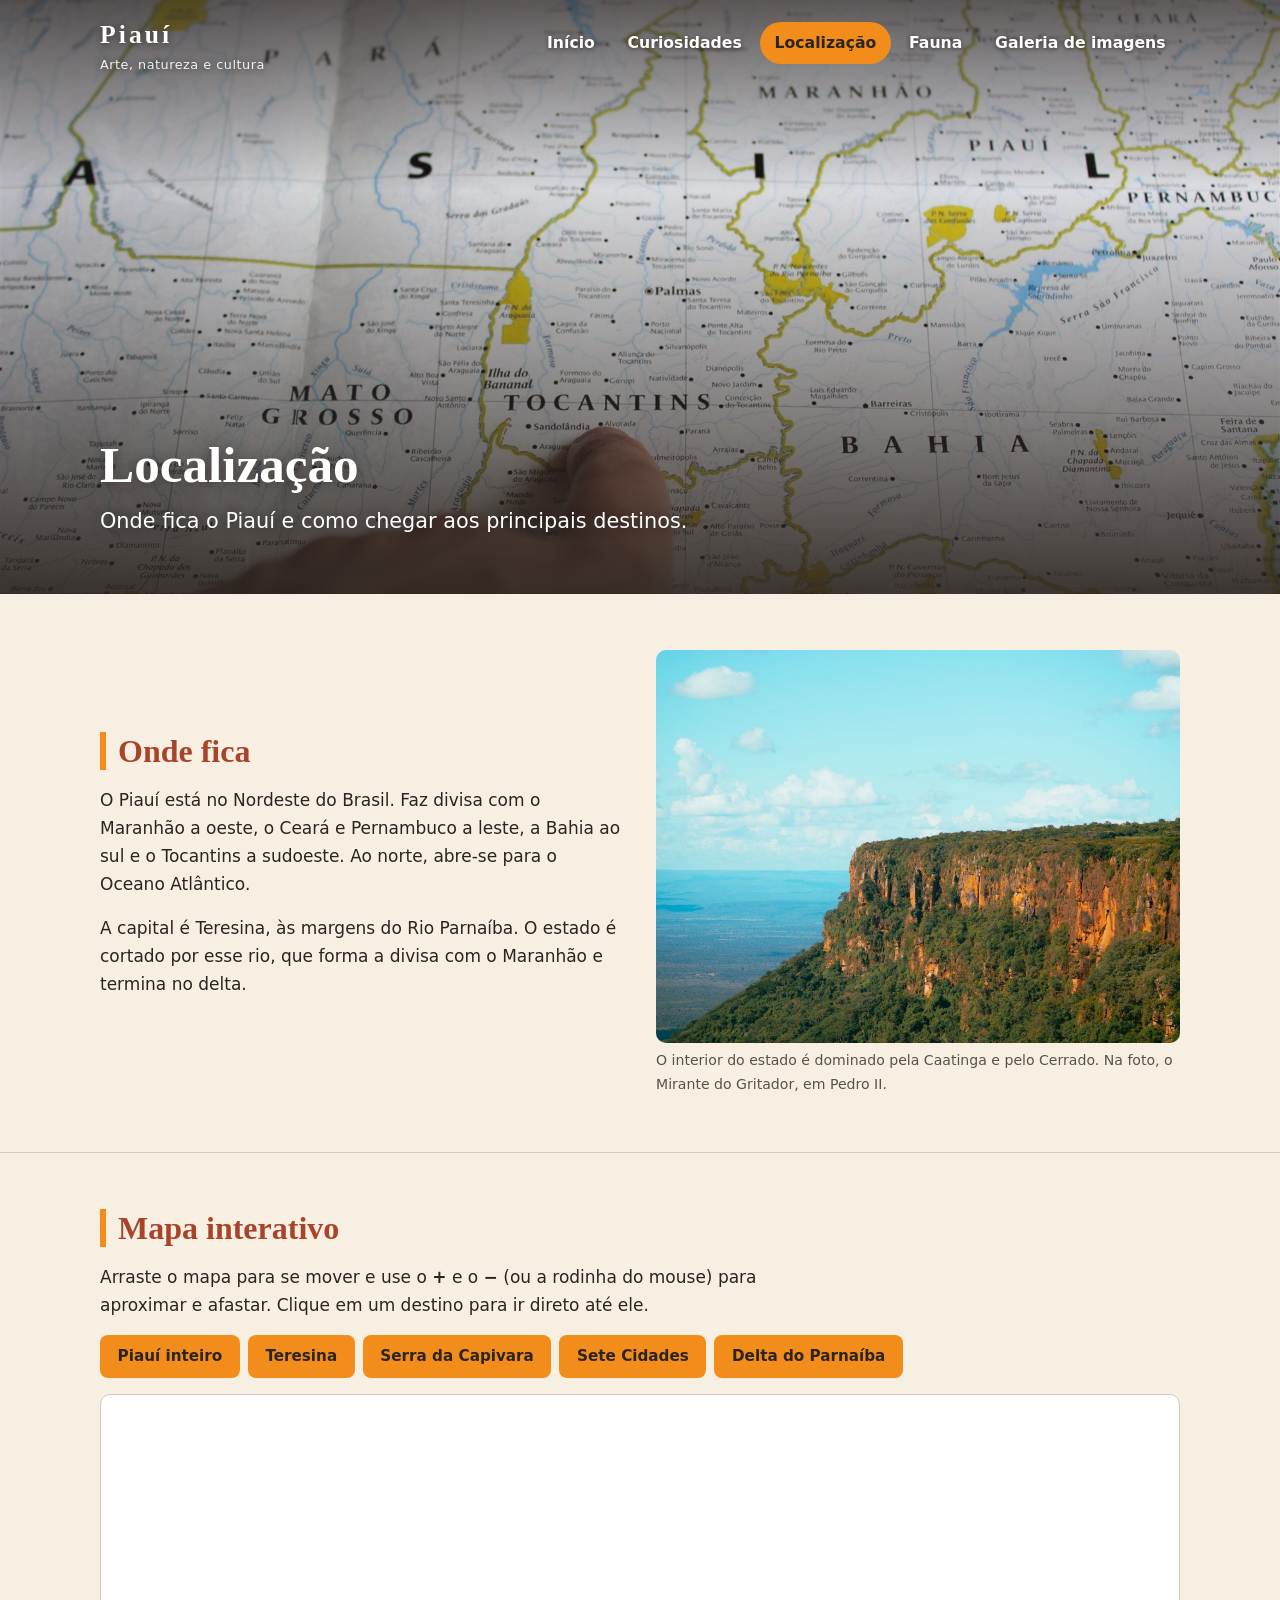
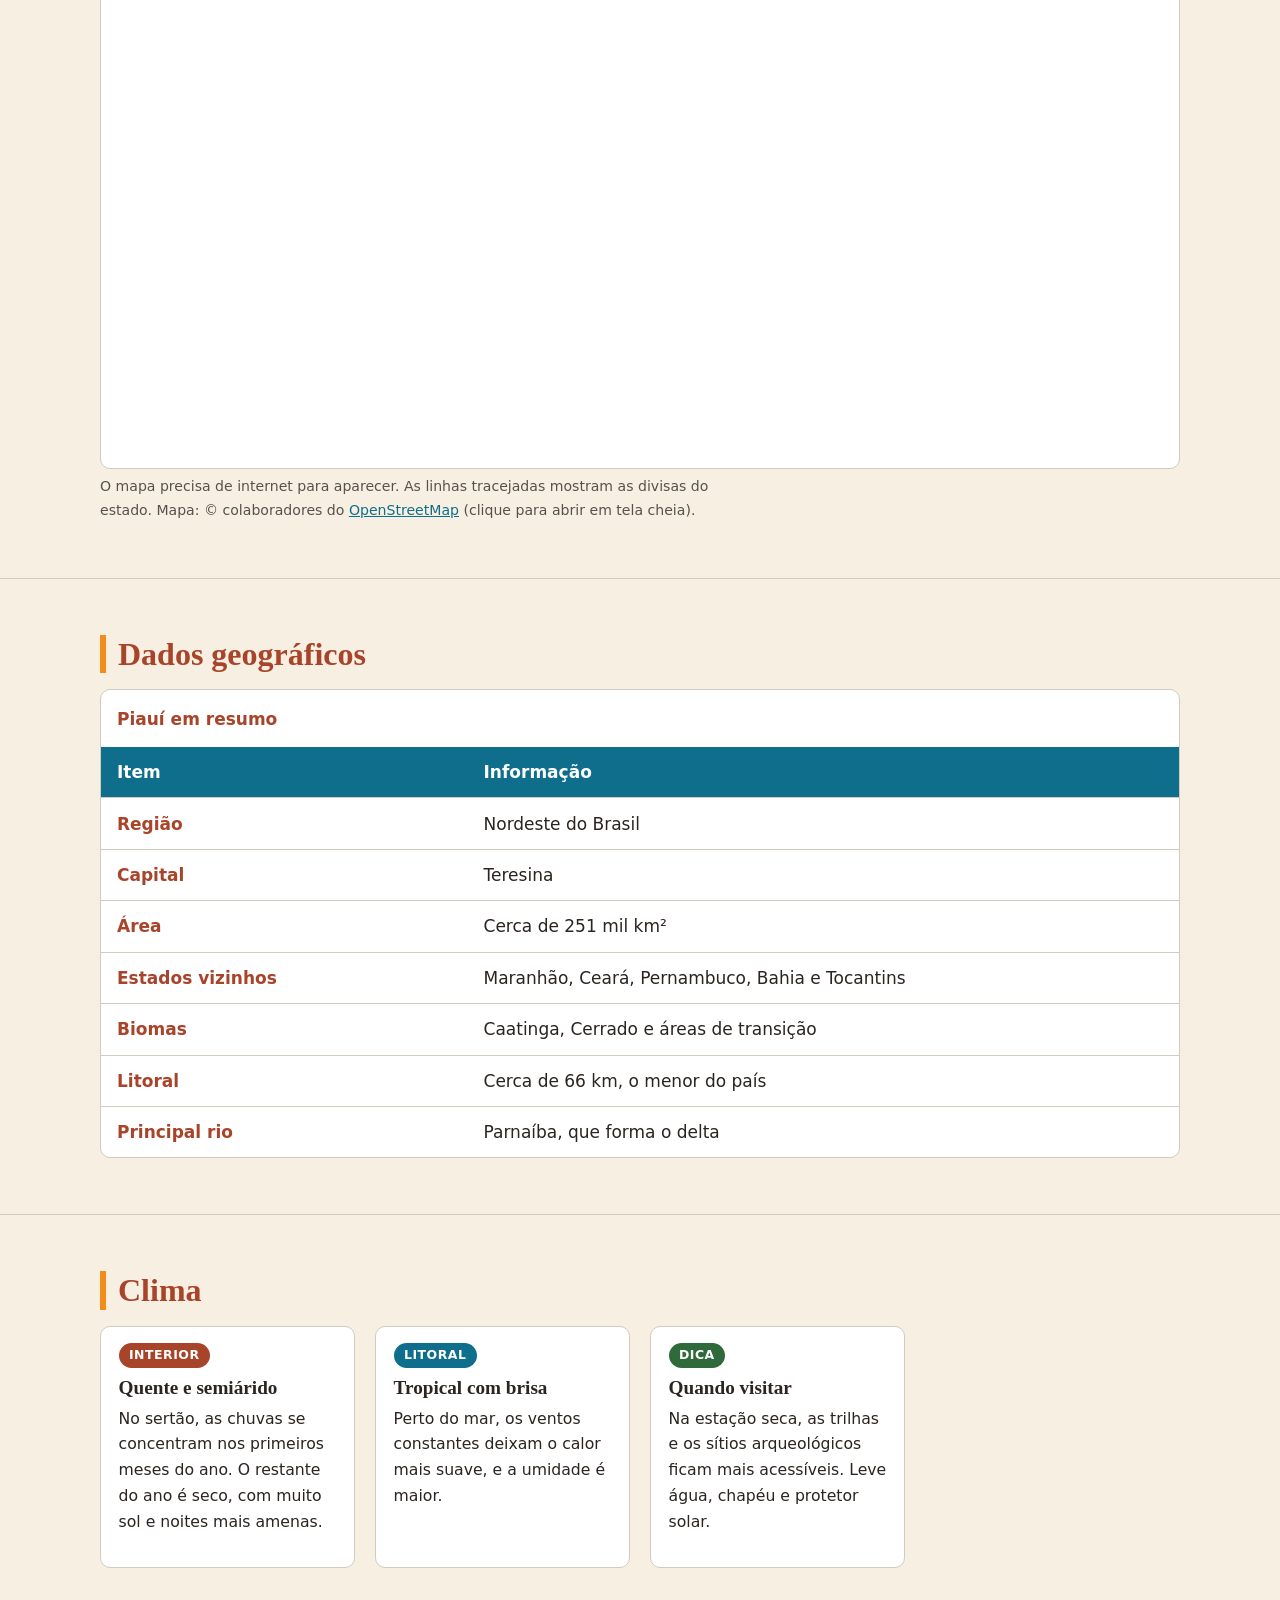
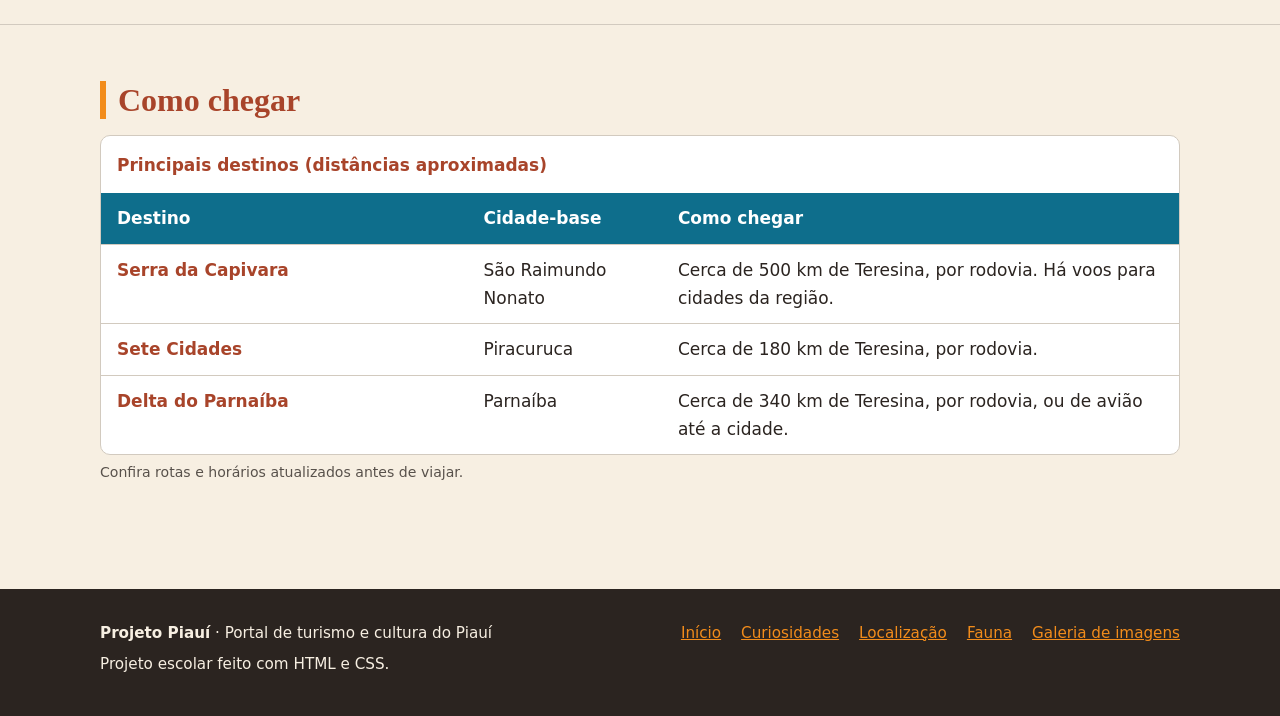
<file: localizacao.html>
<!DOCTYPE html>
<html lang="pt-BR">
<head>
  <meta charset="utf-8">
  <meta name="viewport" content="width=device-width, initial-scale=1">
  <title>Localização · Projeto Piauí</title>
  <meta name="description" content="Onde fica o Piauí, clima, como chegar e dados geográficos.">
  <link rel="stylesheet" href="css/style.css">
</head>
<body>

  <header class="cabecalho">
    <div class="container">
      <a class="logo" href="index.html">Piauí<small>Arte, natureza e cultura</small></a>
      <nav aria-label="Menu principal">
      <ul class="menu">
        <li><a href="index.html">Início</a></li>
        <li><a href="curiosidades.html">Curiosidades</a></li>
        <li><a href="localizacao.html" aria-current="page">Localização</a></li>
        <li><a href="fauna.html">Fauna</a></li>
        <li><a href="galeria.html">Galeria de imagens</a></li>
      </ul>
      </nav>
    </div>
  </header>


  <main>
    <section class="banner interno" aria-label="Apresentação">
      <img src="imagens/mapas/mapa-da-regiao.jpg" style="object-position: center 25%"
           alt="Mão apontando um mapa do Brasil com o Piauí, o Maranhão, o Tocantins e a Bahia">
      <div class="banner-texto">
        <div class="container">
          <h1>Localização</h1>
          <p>Onde fica o Piauí e como chegar aos principais destinos.</p>
        </div>
      </div>
    </section>

    <section class="secao">
      <div class="container dividida">
        <div>
          <h2>Onde fica</h2>
          <p>O Piauí está no Nordeste do Brasil. Faz divisa com o Maranhão a oeste, o Ceará e Pernambuco a leste, a Bahia ao sul e o Tocantins a sudoeste. Ao norte, abre-se para o Oceano Atlântico.</p>
          <p>A capital é Teresina, às margens do Rio Parnaíba. O estado é cortado por esse rio, que forma a divisa com o Maranhão e termina no delta.</p>
        </div>
        <figure style="margin:0">
          <img src="imagens/paisagens/mirante-do-gritador.jpg" alt="Paredão de rocha coberto de mata no Mirante do Gritador, em Pedro II, com a planície ao fundo">
          <figcaption class="legenda">O interior do estado é dominado pela Caatinga e pelo Cerrado. Na foto, o Mirante do Gritador, em Pedro II.</figcaption>
        </figure>
      </div>
    </section>

    <section class="secao" id="mapa-interativo">
      <div class="container">
        <h2>Mapa interativo</h2>
        <p>Arraste o mapa para se mover e use o <strong>+</strong> e o <strong>−</strong> (ou a rodinha do mouse) para aproximar e afastar. Clique em um destino para ir direto até ele.</p>
        <ul class="mapa-botoes" aria-label="Destinos no mapa">
          <li><a class="btn" href="https://www.openstreetmap.org/export/embed.html?bbox=-46.5%2C-11.2%2C-39.9%2C-2.5&amp;layer=mapnik" target="mapa-piaui">Piauí inteiro</a></li>
          <li><a class="btn" href="https://www.openstreetmap.org/export/embed.html?bbox=-42.92%2C-5.17%2C-42.68%2C-5.00&amp;layer=mapnik&amp;marker=-5.0892%2C-42.8019" target="mapa-piaui">Teresina</a></li>
          <li><a class="btn" href="https://www.openstreetmap.org/export/embed.html?bbox=-43.02%2C-8.98%2C-42.22%2C-8.36&amp;layer=mapnik&amp;marker=-8.6677%2C-42.6207" target="mapa-piaui">Serra da Capivara</a></li>
          <li><a class="btn" href="https://www.openstreetmap.org/export/embed.html?bbox=-41.85%2C-4.20%2C-41.57%2C-4.00&amp;layer=mapnik&amp;marker=-4.10%2C-41.71" target="mapa-piaui">Sete Cidades</a></li>
          <li><a class="btn" href="https://www.openstreetmap.org/export/embed.html?bbox=-42.40%2C-3.05%2C-41.30%2C-2.55&amp;layer=mapnik&amp;marker=-2.80%2C-41.85" target="mapa-piaui">Delta do Parnaíba</a></li>
        </ul>
        <div class="mapa">
          <iframe name="mapa-piaui" title="Mapa interativo do Piauí"
                  src="https://www.openstreetmap.org/export/embed.html?bbox=-46.5%2C-11.2%2C-39.9%2C-2.5&amp;layer=mapnik"
                  allowfullscreen></iframe>
        </div>
        <p class="legenda">O mapa precisa de internet para aparecer. As linhas tracejadas mostram as divisas do estado. Mapa: © colaboradores do <a href="https://www.openstreetmap.org/#map=7/-7.2/-43.2" target="_blank" rel="noopener">OpenStreetMap</a> (clique para abrir em tela cheia).</p>
      </div>
    </section>

    <section class="secao">
      <div class="container">
        <h2>Dados geográficos</h2>
        <div class="tabela-rolagem">
          <table>
            <caption>Piauí em resumo</caption>
            <thead><tr><th scope="col">Item</th><th scope="col">Informação</th></tr></thead>
            <tbody>
              <tr><th scope="row">Região</th><td>Nordeste do Brasil</td></tr>
              <tr><th scope="row">Capital</th><td>Teresina</td></tr>
              <tr><th scope="row">Área</th><td>Cerca de 251 mil km²</td></tr>
              <tr><th scope="row">Estados vizinhos</th><td>Maranhão, Ceará, Pernambuco, Bahia e Tocantins</td></tr>
              <tr><th scope="row">Biomas</th><td>Caatinga, Cerrado e áreas de transição</td></tr>
              <tr><th scope="row">Litoral</th><td>Cerca de 66 km, o menor do país</td></tr>
              <tr><th scope="row">Principal rio</th><td>Parnaíba, que forma o delta</td></tr>
            </tbody>
          </table>
        </div>
      </div>
    </section>

    <section class="secao">
      <div class="container">
        <h2>Clima</h2>
        <div class="grade">
          <div class="cartao"><div class="cartao-corpo">
            <span class="etiqueta terra">Interior</span>
            <h3>Quente e semiárido</h3>
            <p>No sertão, as chuvas se concentram nos primeiros meses do ano. O restante do ano é seco, com muito sol e noites mais amenas.</p>
          </div></div>
          <div class="cartao"><div class="cartao-corpo">
            <span class="etiqueta azul">Litoral</span>
            <h3>Tropical com brisa</h3>
            <p>Perto do mar, os ventos constantes deixam o calor mais suave, e a umidade é maior.</p>
          </div></div>
          <div class="cartao"><div class="cartao-corpo">
            <span class="etiqueta">Dica</span>
            <h3>Quando visitar</h3>
            <p>Na estação seca, as trilhas e os sítios arqueológicos ficam mais acessíveis. Leve água, chapéu e protetor solar.</p>
          </div></div>
        </div>
      </div>
    </section>

    <section class="secao">
      <div class="container">
        <h2>Como chegar</h2>
        <div class="tabela-rolagem">
          <table>
            <caption>Principais destinos (distâncias aproximadas)</caption>
            <thead><tr><th scope="col">Destino</th><th scope="col">Cidade-base</th><th scope="col">Como chegar</th></tr></thead>
            <tbody>
              <tr><th scope="row">Serra da Capivara</th><td>São Raimundo Nonato</td><td>Cerca de 500 km de Teresina, por rodovia. Há voos para cidades da região.</td></tr>
              <tr><th scope="row">Sete Cidades</th><td>Piracuruca</td><td>Cerca de 180 km de Teresina, por rodovia.</td></tr>
              <tr><th scope="row">Delta do Parnaíba</th><td>Parnaíba</td><td>Cerca de 340 km de Teresina, por rodovia, ou de avião até a cidade.</td></tr>
            </tbody>
          </table>
        </div>
        <p class="legenda">Confira rotas e horários atualizados antes de viajar.</p>
      </div>
    </section>
  </main>


  <footer class="rodape">
    <div class="container">
      <div>
        <p><strong>Projeto Piauí</strong> · Portal de turismo e cultura do Piauí</p>
        <p>Projeto escolar feito com HTML e CSS.</p>
      </div>
      <ul aria-label="Páginas do site">
        <li><a href="index.html">Início</a></li>
        <li><a href="curiosidades.html">Curiosidades</a></li>
        <li><a href="localizacao.html">Localização</a></li>
        <li><a href="fauna.html">Fauna</a></li>
        <li><a href="galeria.html">Galeria de imagens</a></li>
      </ul>
    </div>
  </footer>

</body>
</html>
</file>
<file: css/style.css>
/* ==========================================================
   Projeto Piauí  —  folha de estilo única das 5 páginas
   Paleta: arquivo "Paleta de cores para o site do Piauí"
   Proporção 60-30-10: areia/terracota, azul/verde, laranja
   ========================================================== */

/* ---------- 1. Cores (declaradas uma vez) ---------- */
:root {
  --cor-primaria: #A8442A;   /* Terracota Rupestre */
  --cor-sec-1: #0E6E8C;      /* Azul Delta */
  --cor-sec-2: #2F6B3A;      /* Verde Carnaúba */
  --cor-destaque: #F28C1B;   /* Laranja Caju */
  --cor-fundo: #F7EFE2;      /* Areia do Sertão */
  --cor-texto: #2B2420;      /* Grafite Quente */
  --cor-branco: #FFFFFF;     /* branco dos cartões e do texto sobre cores escuras */

  /* Derivadas da paleta (misturas das cores acima) */
  --cor-linha: color-mix(in srgb, var(--cor-texto) 18%, var(--cor-fundo));
  --cor-texto-suave: color-mix(in srgb, var(--cor-texto) 78%, var(--cor-fundo));

  --fonte-titulo: Georgia, "Times New Roman", serif;
  --fonte-texto: system-ui, -apple-system, "Segoe UI", Roboto, Arial, sans-serif;
  --raio: 10px;
  --largura: 1080px;
}

/* ---------- 2. Base ---------- */
*, *::before, *::after { box-sizing: border-box; }
html { scroll-behavior: smooth; }
body {
  margin: 0;
  background: var(--cor-fundo);
  color: var(--cor-texto);
  font: 1.0625rem/1.65 var(--fonte-texto);
}
img { display: block; max-width: 100%; height: auto; }
a { color: var(--cor-sec-1); }
a:hover { color: var(--cor-primaria); }
:focus-visible { outline: 3px solid var(--cor-destaque); outline-offset: 3px; }
.container {
  width: min(100% - 2rem, var(--largura));
  margin-inline: auto;
}
h1, h2, h3 { font-family: var(--fonte-titulo); line-height: 1.2; text-wrap: balance; }
h2 {
  color: var(--cor-primaria);
  border-left: 6px solid var(--cor-destaque);
  padding-left: .75rem;
  font-size: clamp(1.5rem, 3.5vw, 2rem);
  margin: 0 0 1rem;
}
h3 { margin: 0 0 .4rem; font-size: 1.2rem; color: var(--cor-texto); }
p { margin: 0 0 1rem; max-width: 68ch; }

/* ---------- 3. Cabeçalho e menu (por cima da foto do banner) ---------- */
.cabecalho {
  position: absolute; top: 0; left: 0; right: 0; z-index: 10;
  color: var(--cor-branco);
}
.cabecalho .container {
  display: flex; flex-wrap: wrap; align-items: center;
  justify-content: space-between; gap: .5rem 1.5rem;
  padding-block: .9rem;
}
.logo {
  font-family: var(--fonte-titulo); font-weight: 700; font-size: 1.6rem;
  letter-spacing: .12em; color: var(--cor-branco); text-decoration: none;
  text-shadow: 0 1px 6px color-mix(in srgb, var(--cor-texto) 70%, transparent);
}
.logo:hover { color: var(--cor-branco); }
.logo small {
  font: 400 .8rem var(--fonte-texto); letter-spacing: .04em;
  display: block; opacity: .9;
}
.menu { display: flex; flex-wrap: wrap; gap: .25rem; list-style: none; margin: 0; padding: 0; }
.menu a {
  display: block; padding: .5rem .9rem; border-radius: 999px;
  color: var(--cor-branco); text-decoration: none; font-weight: 600; font-size: .98rem;
  text-shadow: 0 1px 4px color-mix(in srgb, var(--cor-texto) 80%, transparent);
}
.menu a[aria-current="page"] { text-shadow: none; }
.menu a:hover { background: color-mix(in srgb, var(--cor-branco) 20%, transparent); color: var(--cor-branco); }
.menu a[aria-current="page"] { background: var(--cor-destaque); color: var(--cor-texto); }

/* ---------- 4. Banner com foto (todas as páginas) ---------- */
.banner {
  position: relative; overflow: hidden;
  display: flex; align-items: flex-end;
  min-height: clamp(460px, 82vh, 760px);
  background: var(--cor-texto); color: var(--cor-branco);
}
.banner.interno { min-height: clamp(400px, 66vh, 600px); }
.banner > img,
.banner .mosaico {
  position: absolute; inset: 0; width: 100%; height: 100%;
  object-fit: cover; object-position: center 40%;
}
/* Sombra no topo (menu legível) e embaixo (texto legível) */
.banner::before {
  content: ""; position: absolute; inset: 0; z-index: 1;
  background:
    linear-gradient(to bottom, color-mix(in srgb, var(--cor-texto) 72%, transparent) 0%, transparent 32%),
    linear-gradient(to top, color-mix(in srgb, var(--cor-texto) 90%, transparent) 0%, transparent 68%);
}
.banner-texto {
  position: relative; z-index: 2; width: 100%;
  padding: 8rem 0 clamp(1.5rem, 5vw, 3.5rem);
}
.banner h1 {
  font-size: clamp(2rem, 6vw, 3.6rem); margin: 0 0 .5rem;
  text-shadow: 0 2px 12px color-mix(in srgb, var(--cor-texto) 60%, transparent);
}
.banner.interno h1 { font-size: clamp(2rem, 5.5vw, 3.2rem); }
.banner p {
  font-size: clamp(1.05rem, 2.2vw, 1.3rem); max-width: 50ch; margin: 0 0 1.25rem;
  text-shadow: 0 1px 8px color-mix(in srgb, var(--cor-texto) 70%, transparent);
}
.banner.interno p { margin: 0; }

/* ---------- 5. Mosaico de fotos (banner da galeria) ---------- */
.mosaico { display: grid; grid-template-columns: repeat(4, 1fr); }
.mosaico img { width: 100%; height: 100%; object-fit: cover; }

/* ---------- 6. Seções, botões e cartões ---------- */
main { padding-bottom: 3rem; }
.secao { padding-block: clamp(2rem, 5vw, 3.5rem); }
.secao + .secao { border-top: 1px solid var(--cor-linha); }
.btn {
  display: inline-block; padding: .75rem 1.4rem; border-radius: 8px;
  background: var(--cor-destaque); color: var(--cor-texto);
  font-weight: 700; text-decoration: none;
}
.btn:hover { background: var(--cor-texto); color: var(--cor-branco); }

.grade { display: grid; gap: 1.25rem; grid-template-columns: repeat(auto-fill, minmax(min(100%, 240px), 1fr)); }
.grade.larga { grid-template-columns: repeat(auto-fill, minmax(min(100%, 300px), 1fr)); }
.cartao {
  background: var(--cor-branco); border-radius: var(--raio); overflow: hidden;
  border: 1px solid var(--cor-linha); display: flex; flex-direction: column; min-width: 0;
}
.cartao img { width: 100%; aspect-ratio: 3 / 2; object-fit: cover; }
.cartao-corpo { padding: 1rem 1.1rem 1.25rem; display: flex; flex-direction: column; flex: 1; }
.cartao-corpo p { margin: 0 0 .75rem; font-size: .98rem; }
.cartao-corpo .btn { margin-top: auto; align-self: flex-start; font-size: .95rem; padding: .55rem 1.1rem; }
.etiqueta {
  display: inline-block; align-self: flex-start; margin-bottom: .5rem; padding: .15rem .65rem;
  border-radius: 999px; font-size: .78rem; font-weight: 700; letter-spacing: .04em; text-transform: uppercase;
  color: var(--cor-branco); background: var(--cor-sec-2);
}
.etiqueta.azul { background: var(--cor-sec-1); }
.etiqueta.terra { background: var(--cor-primaria); }

.dividida { display: grid; gap: 2rem; grid-template-columns: 1fr 1fr; align-items: center; }
.dividida > * { min-width: 0; }
.dividida img { border-radius: var(--raio); width: 100%; aspect-ratio: 4 / 3; object-fit: cover; }
.legenda { font-size: .88rem; color: var(--cor-texto-suave); margin: .4rem 0 0; }

.destaque-numero {
  background: var(--cor-sec-2); color: var(--cor-branco);
  border-radius: var(--raio); padding: 1.25rem 1.4rem;
}
.destaque-numero strong { display: block; font: 700 2.2rem var(--fonte-titulo); }

/* ---------- 7. Tabela de dados (localização) ---------- */
.tabela-rolagem { overflow-x: auto; border-radius: var(--raio); border: 1px solid var(--cor-linha); background: var(--cor-branco); }
table { border-collapse: collapse; width: 100%; min-width: 480px; }
caption { text-align: left; padding: .9rem 1rem; font-weight: 700; color: var(--cor-primaria); }
th, td { padding: .7rem 1rem; text-align: left; border-top: 1px solid var(--cor-linha); vertical-align: top; }
thead th { background: var(--cor-sec-1); color: var(--cor-branco); border-top: 0; }
tbody th { width: 34%; color: var(--cor-primaria); }

/* ---------- 7b. Mapa interativo (localização) ---------- */
.mapa-botoes { display: flex; flex-wrap: wrap; gap: .5rem; list-style: none; margin: 0 0 1rem; padding: 0; }
.mapa-botoes .btn { padding: .55rem 1.1rem; font-size: .95rem; }
.mapa {
  border-radius: var(--raio); overflow: hidden;
  border: 1px solid var(--cor-linha); background: var(--cor-branco);
  aspect-ratio: 16 / 10; min-height: 360px;
}
.mapa iframe { display: block; width: 100%; height: 100%; border: 0; }

/* ---------- 8. Fauna ---------- */
.animal .cartao-corpo dl { margin: 0; font-size: .92rem; color: var(--cor-texto-suave); }
.animal dt { font-weight: 700; display: inline; color: var(--cor-texto); }
.animal dd { display: inline; margin: 0; }

/* ---------- 9. Galeria ---------- */
.galeria { display: grid; gap: 1rem; grid-template-columns: repeat(auto-fill, minmax(min(100%, 300px), 1fr)); }
.galeria figure { margin: 0; background: var(--cor-branco); border-radius: var(--raio); overflow: hidden; border: 1px solid var(--cor-linha); }
.galeria img { width: 100%; aspect-ratio: 4 / 3; object-fit: cover; transition: transform .3s; }
.galeria figure:hover img { transform: scale(1.03); }
.galeria .moldura { overflow: hidden; }
.galeria figcaption { padding: .7rem 1rem .9rem; font-size: .95rem; }
.galeria figcaption strong { display: block; color: var(--cor-primaria); }
.atalhos { display: flex; flex-wrap: wrap; gap: .5rem; list-style: none; margin: 0 0 .5rem; padding: 0; }
.atalhos .btn { padding: .55rem 1.1rem; font-size: .95rem; }
.grupo-galeria {
  font-size: 1.4rem; color: var(--cor-primaria);
  margin: 2rem 0 1rem; padding-bottom: .4rem;
  border-bottom: 2px solid var(--cor-linha);
  scroll-margin-top: 1rem;
}

/* ---------- 10. Rodapé ---------- */
.rodape { background: var(--cor-texto); color: var(--cor-fundo); padding-block: 2rem; font-size: .95rem; }
.rodape .container { display: flex; flex-wrap: wrap; justify-content: space-between; gap: 1rem 2rem; }
.rodape p { margin: 0 0 .4rem; }
.rodape a { color: var(--cor-destaque); }
.rodape a:hover { color: var(--cor-branco); }
.rodape ul { list-style: none; margin: 0; padding: 0; display: flex; flex-wrap: wrap; gap: .4rem 1.25rem; }

/* ---------- 11. Responsivo ---------- */
@media (max-width: 760px) {
  .dividida { grid-template-columns: 1fr; }
  .cabecalho .container { justify-content: center; text-align: center; }
  .menu { justify-content: center; }
  .banner-texto { padding-top: 12rem; }
  .mosaico { grid-template-columns: 1fr 1fr; }
}
@media (prefers-reduced-motion: reduce) {
  html { scroll-behavior: auto; }
  .galeria img { transition: none; }
}
</file>
